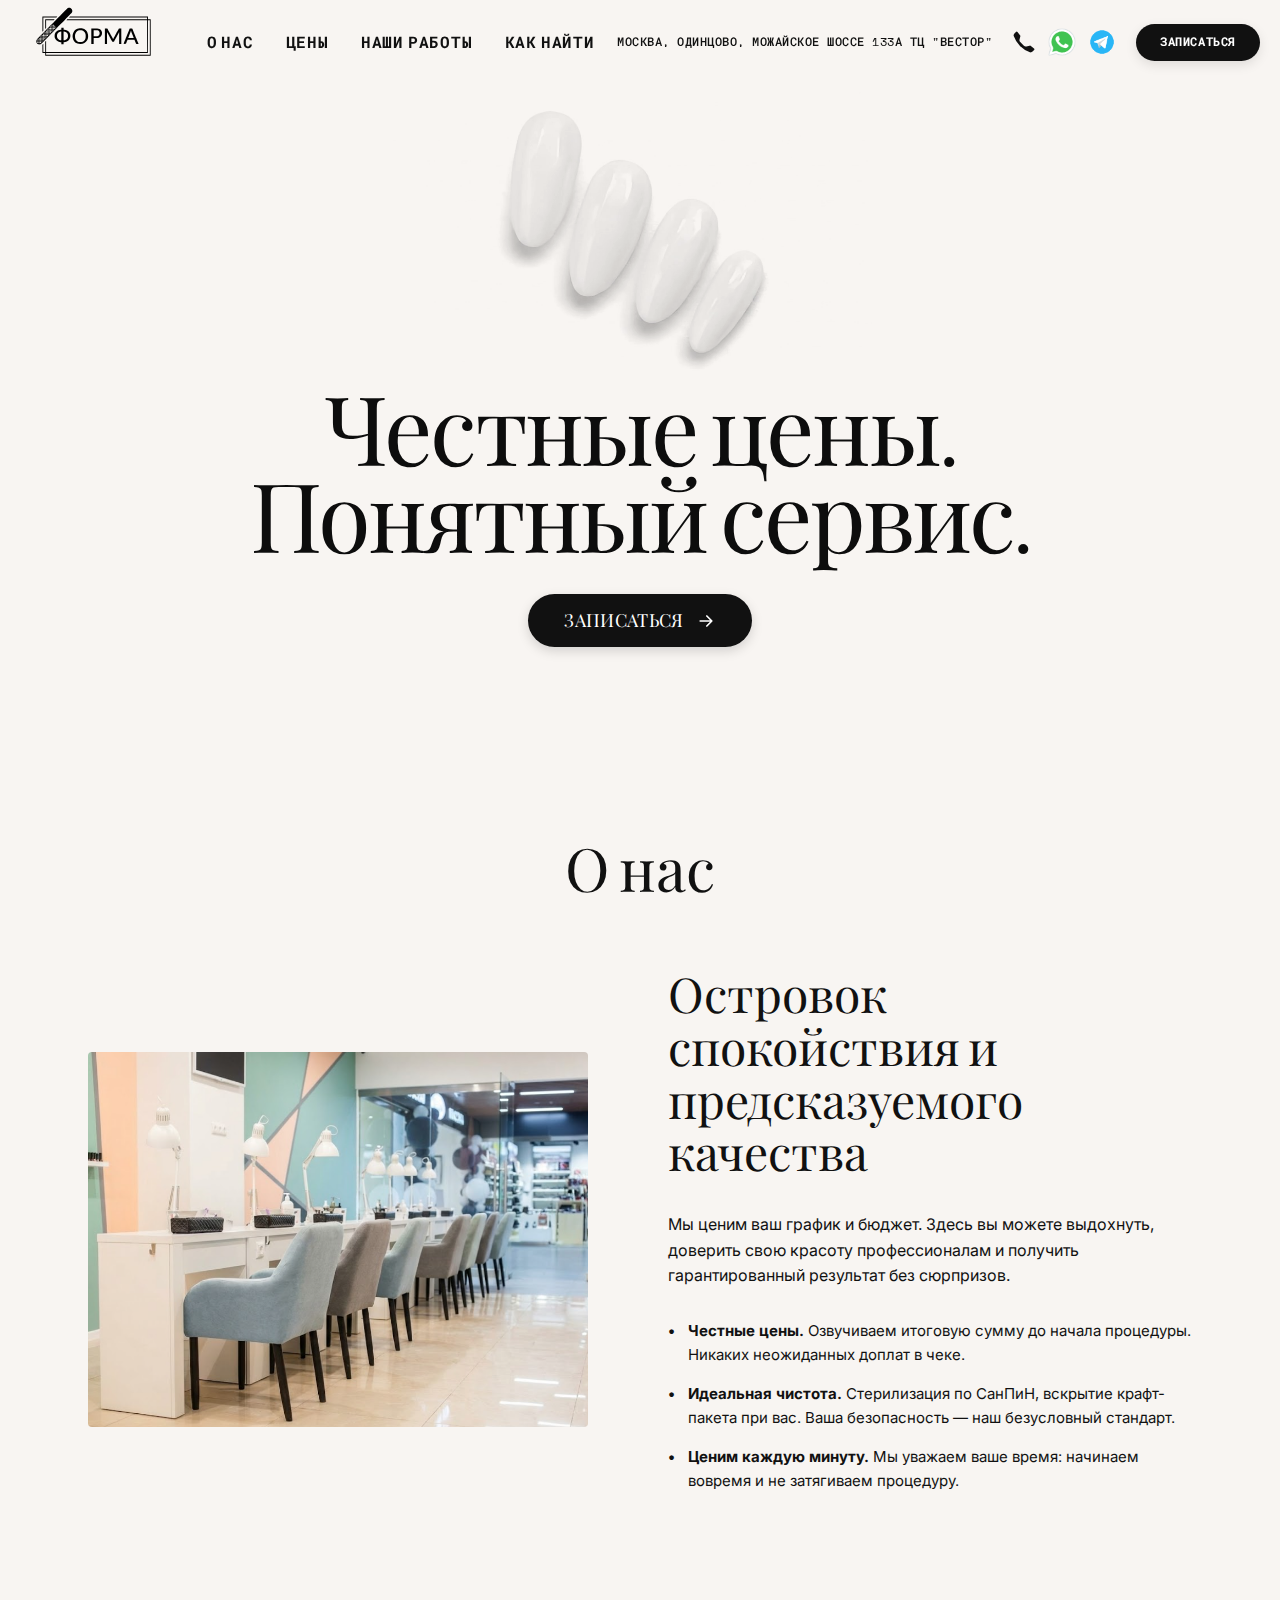
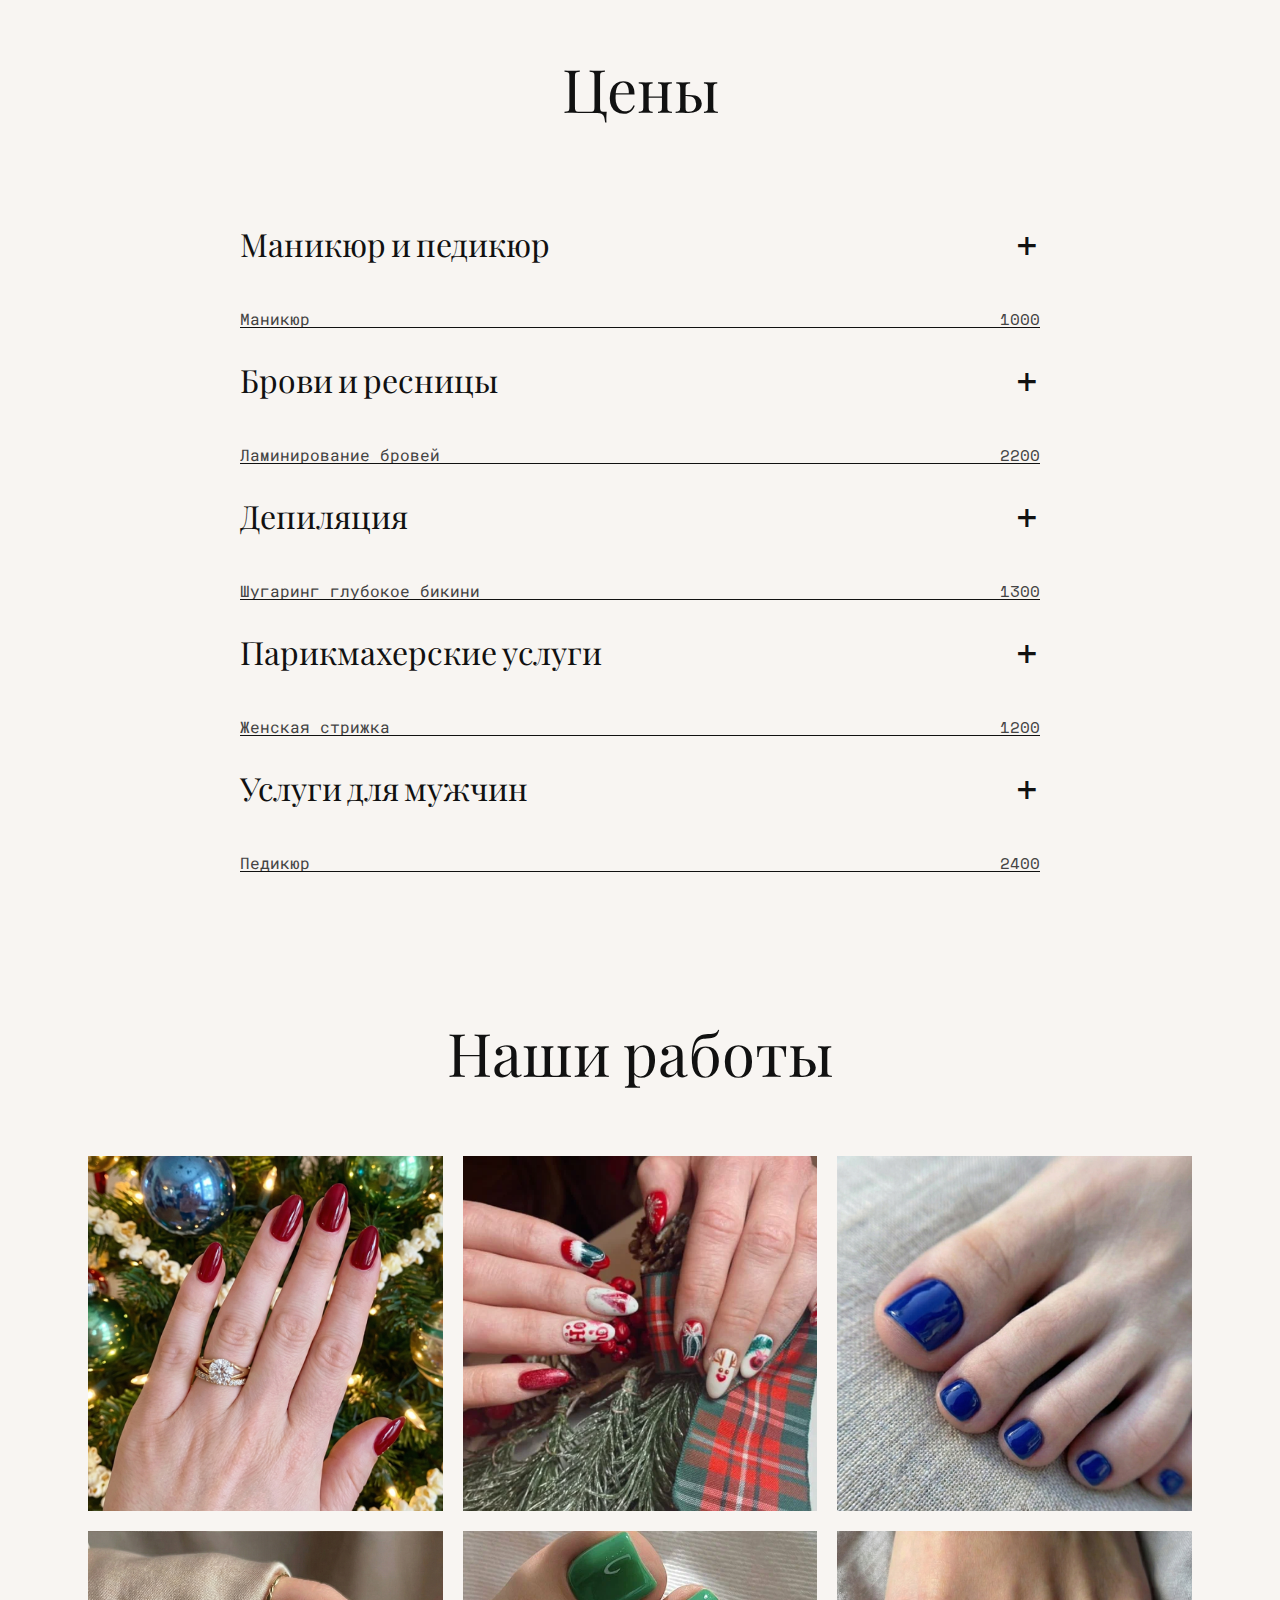
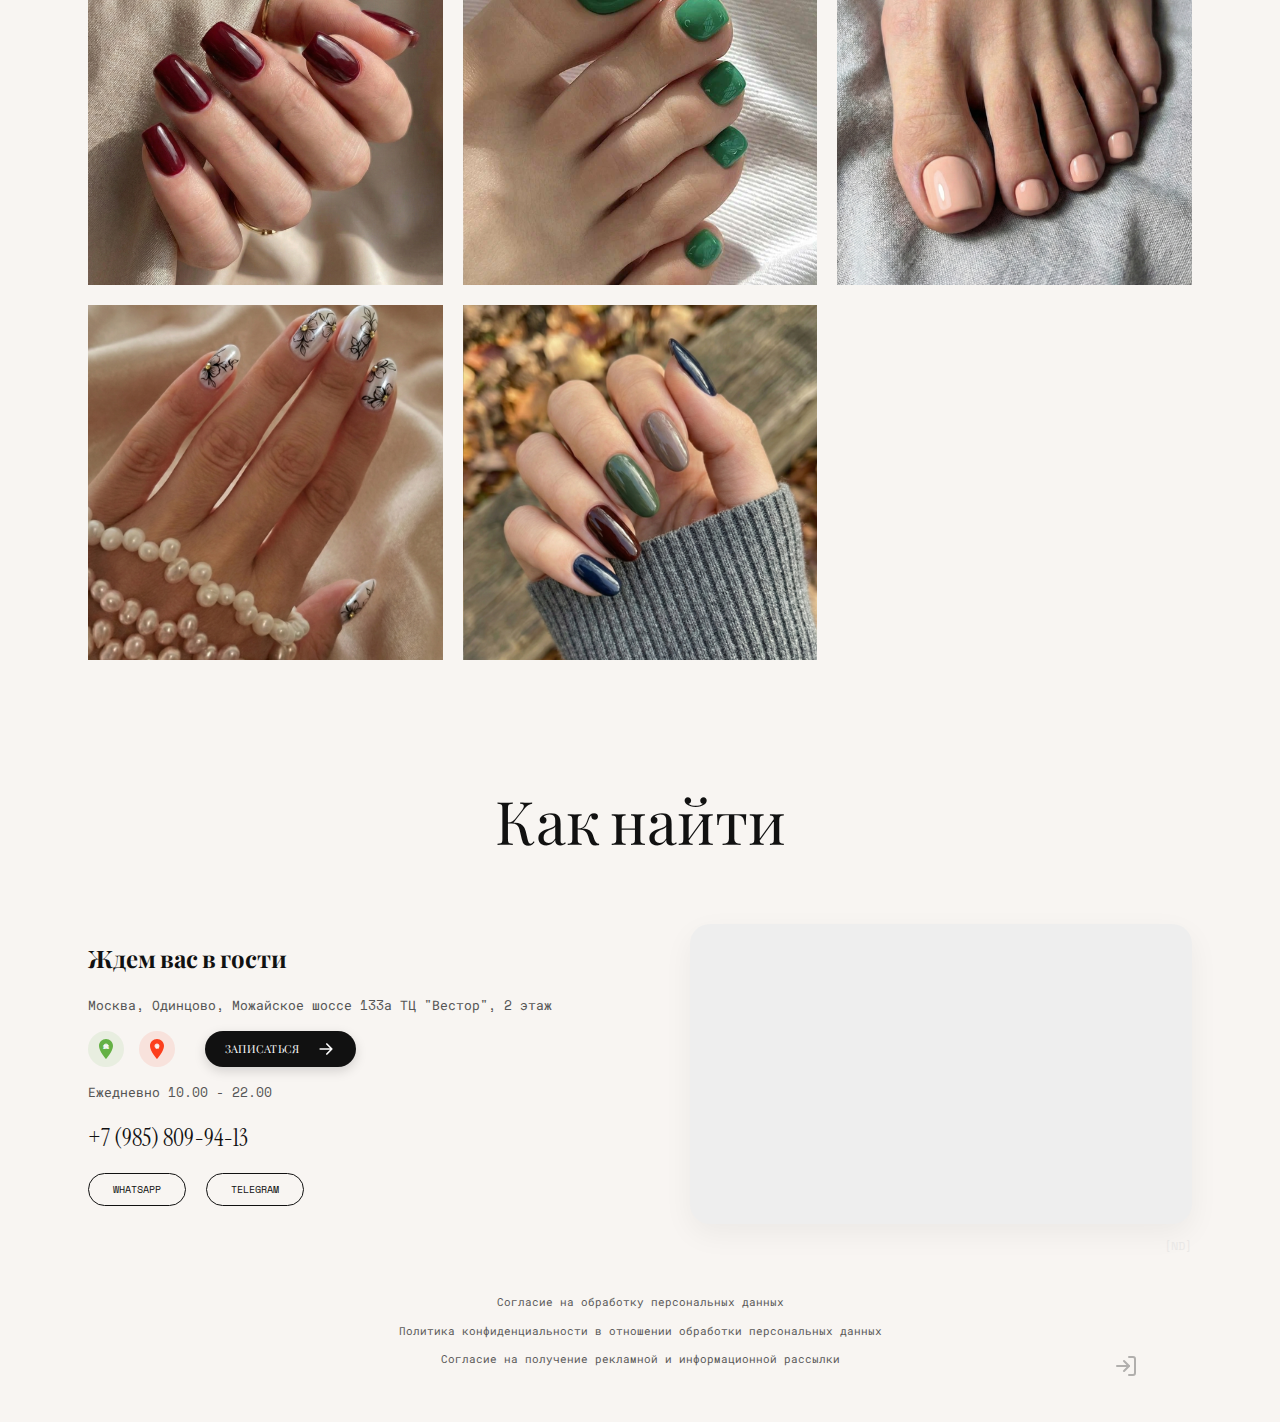
<file: index.html>
<!DOCTYPE html>
<html lang="en">

<head>
    <meta charset="UTF-8">
    <meta name="viewport" content="width=device-width, initial-scale=1.0">
    <title>HAS Hero Replica</title>
    <link rel="stylesheet" href="hero-section-replica/styles.css">
    <link rel="preconnect" href="https://fonts.googleapis.com">
    <link rel="preconnect" href="https://fonts.gstatic.com" crossorigin>
    <link
        href="https://fonts.googleapis.com/css2?family=Instrument+Serif:ital@0;1&family=Inter:wght@400;900&family=Space+Mono:ital,wght@0,400;0,700;1,400&family=Playfair+Display:ital,wght@0,400;0,700;1,400&family=Roboto+Mono:wght@400;700&family=Great+Vibes&display=swap"
        rel="stylesheet">
</head>

<body>
    <header class="site-header">
        <div class="header-left">
            <a href="#hero" class="logo-link">
                <img src="hero-section-replica/assets/forma-logo.svg" alt="ФОРМА" class="logo">
            </a>
            <nav class="header-nav">
                <a href="#about">О&thinsp;нас</a>
                <a href="#price">Цены</a>
                <a href="#portfolio">Наши&thinsp;работы</a>
                <a href="#contacts">Как&thinsp;найти</a>
            </nav>
        </div>

        <div class="header-right">
            <div class="header-address">
                <a href="#contacts">Москва, Одинцово, Можайское шоссе 133а ТЦ "Вестор"</a>
            </div>
            <button class="mobile-menu-toggle" aria-label="Menu">
                <span class="bar"></span>
                <span class="bar"></span>
                <span class="bar"></span>
            </button>
            <div class="header-socials">
                <a href="tel:+79858099413" class="social-icon-header phone-icon">
                    <svg viewBox="0 0 16 16" width="100%" height="100%" fill="#111">
                        <path
                            d="M3.654 1.328a.678.678 0 0 0-1.015-.063L1.605 2.3c-.483.484-.661 1.169-.45 1.77a17.568 17.568 0 0 0 4.168 6.608 17.569 17.569 0 0 0 6.608 4.168c.601.211 1.286.033 1.77-.45l1.034-1.034a.678.678 0 0 0-.063-1.015l-2.307-1.794a.678.678 0 0 0-.58-.122l-2.19.547a1.745 1.745 0 0 1-1.657-.459L5.482 8.062a1.745 1.745 0 0 1-.46-1.657l.548-2.19a.678.678 0 0 0-.122-.58L3.654 1.328z" />
                    </svg>
                </a>
                <a href="https://wa.me/79858099413" target="_blank" class="social-icon-header whatsapp-icon">
                    <img src="hero-section-replica/assets/whatsapp-color.png" alt="WhatsApp">
                </a>
                <a href="https://t.me/+79858099413" target="_blank" class="social-icon-header telegram-icon">
                    <img src="hero-section-replica/assets/telegram-color.png" alt="Telegram">
                </a>
            </div>
            <a href="https://n613524.yclients.com" target="_blank" class="pill-button header-btn"
                style="text-decoration: none; display: inline-flex;">
                <span>ЗАПИСАТЬСЯ</span>
            </a>
        </div>
    </header>

    <div class="mobile-nav-overlay">
        <button class="mobile-menu-close" aria-label="Close Menu">
            <svg width="24" height="24" viewBox="0 0 24 24" fill="none" xmlns="http://www.w3.org/2000/svg">
                <path d="M18 6L6 18M6 6L18 18" stroke="#000000" stroke-width="2" stroke-linecap="round"
                    stroke-linejoin="round" />
            </svg>
        </button>
        <div class="mobile-nav-links-container">
            <a href="#about" class="mobile-nav-link">О нас</a>
            <a href="#price" class="mobile-nav-link">Цены</a>
            <a href="#portfolio" class="mobile-nav-link">Наши&thinsp;работы</a>
            <a href="#contacts" class="mobile-nav-link">Как&thinsp;найти</a>
        </div>
        <div class="mobile-menu-info">
            <p><a href="#contacts" class="mobile-address-link">Москва, Одинцово, Можайское шоссе 133а<br>ТЦ "Вестор", 2
                    этаж</a></p>
            <p>Ежедневно 10.00 - 22.00</p>
        </div>
    </div>

    <main class="hero" id="hero">
        <div class="visual-container">
            <video src="hero-section-replica/assets/nails.mp4" autoplay muted loop playsinline
                class="hero-video"></video>
            <div class="video-text-mask"></div>
            <div class="video-text-mask-2"></div>
            <div class="video-text-overlay">Твоя идеальная форма</div>
        </div>

        <h1 class="headline">
            Честные цены.<br>Понятный сервис.
        </h1>




        <div class="bottom-icon">
            <a href="https://n613524.yclients.com" target="_blank" class="pill-button" style="text-decoration: none;">
                <span>ЗАПИСАТЬСЯ</span>
                <svg width="16" height="16" viewBox="0 0 24 24" fill="none" xmlns="http://www.w3.org/2000/svg"
                    class="btn-icon">
                    <path d="M5 12H19M19 12L13 6M19 12L13 18" stroke="currentColor" stroke-width="2"
                        stroke-linecap="round" stroke-linejoin="round" />
                </svg>
            </a>
        </div>
    </main>

    <section id="about" class="section-about">
        <h2 class="section-title">О нас</h2>
        <div class="about-container">
            <div class="about-image carousel-container">
                <div class="carousel-track">
                    <img src="hero-section-replica/assets/abaut%20us%20photo%201.png" alt="Interior 1"
                        class="carousel-slide">
                    <img src="hero-section-replica/assets/abaut%20us%20photo%202.png" alt="Interior 2"
                        class="carousel-slide">
                    <img src="hero-section-replica/assets/abaut%20us%20photo%203.png" alt="Interior 3"
                        class="carousel-slide">
                    <img src="hero-section-replica/assets/abaut%20us%20photo%204.png" alt="Interior 4"
                        class="carousel-slide">
                </div>
            </div>
            <div class="about-content">
                <h3 class="about-headline">Островок спокойствия&nbsp;и<br>предсказуемого качества</h3>
                <p class="about-text">
                    Мы ценим ваш график и бюджет. Здесь вы можете выдохнуть, доверить свою красоту профессионалам и
                    получить гарантированный результат без сюрпризов.
                </p>
                <ul class="about-list">
                    <li>
                        <strong>Честные цены.</strong> Озвучиваем итоговую сумму до начала процедуры. Никаких
                        неожиданных доплат в чеке.
                    </li>
                    <li>
                        <strong>Идеальная чистота.</strong> Стерилизация по СанПиН, вскрытие крафт-пакета при вас. Ваша
                        безопасность — наш безусловный стандарт.
                    </li>
                    <li>
                        <strong>Ценим каждую минуту.</strong> Мы уважаем ваше время: начинаем вовремя и не затягиваем
                        процедуру.
                    </li>
                </ul>
            </div>
        </div>
    </section>

    <section id="price" class="section-price">
        <h2 class="section-title">Цены</h2>

        <div class="price-container">
            <!-- Dynamic content loaded from Google Sheet -->
            <div class="loading-message" style="text-align:center; padding: 20px;">Загрузка цен...</div>
        </div>
    </section>

    <section id="portfolio" class="section-portfolio">
        <h2 class="section-title">Наши&thinsp;работы</h2>
        <div class="portfolio-grid">
            <div class="portfolio-item" style="background-image: url('hero-section-replica/assets/photo%201.png');">
            </div>
            <div class="portfolio-item" style="background-image: url('hero-section-replica/assets/photo%202.png');">
            </div>
            <div class="portfolio-item" style="background-image: url('hero-section-replica/assets/photo%203.png');">
            </div>
            <div class="portfolio-item" style="background-image: url('hero-section-replica/assets/photo%204.png');">
            </div>
            <div class="portfolio-item" style="background-image: url('hero-section-replica/assets/photo%205.png');">
            </div>
            <div class="portfolio-item" style="background-image: url('hero-section-replica/assets/photo%206.png');">
            </div>
            <div class="portfolio-item" style="background-image: url('hero-section-replica/assets/photo%207.png');">
            </div>
            <div class="portfolio-item" style="background-image: url('hero-section-replica/assets/photo%208.png');">
            </div>
        </div>
    </section>

    <section id="contacts" class="section-contacts">
        <h2 class="section-title">Как&nbsp;найти</h2>
        <div class="contacts-container">
            <div class="contact-details">
                <h3>Ждем вас в гости</h3>
                <p class="address">Москва, Одинцово, Можайское шоссе 133а ТЦ "Вестор", 2 этаж</p>
                <div class="map-links">
                    <a href="https://2gis.ru/odintsovo/search/Можайское%20шоссе%20133а" target="_blank"
                        class="map-icon icon-2gis" title="2GIS">
                        <svg viewBox="0 0 24 24" width="24" height="24">
                            <path fill="currentColor"
                                d="M12 2C8.13 2 5 5.13 5 9c0 5.25 7 13 7 13s7-7.75 7-13c0-3.87-3.13-7-7-7zm0 9.5c-1.38 0-2.5-1.12-2.5-2.5s1.12-2.5 2.5-2.5 2.5 1.12 2.5 2.5-1.12 2.5-2.5 2.5z" />
                            <text x="12" y="10" font-size="5" text-anchor="middle" fill="white" font-weight="bold"
                                dy=".3em">2G</text>
                        </svg>
                    </a>
                    <a href="https://yandex.ru/maps/?text=Одинцово,+Можайское+шоссе,+133А" target="_blank"
                        class="map-icon icon-yandex" title="Yandex Maps">
                        <svg viewBox="0 0 24 24" width="24" height="24">
                            <path fill="currentColor"
                                d="M12 2C8.13 2 5 5.13 5 9c0 5.25 7 13 7 13s7-7.75 7-13c0-3.87-3.13-7-7-7zm0 9.5c-1.38 0-2.5-1.12-2.5-2.5s1.12-2.5 2.5-2.5 2.5 1.12 2.5 2.5-1.12 2.5-2.5 2.5z" />
                            <text x="12" y="10" font-size="5" text-anchor="middle" fill="white" font-weight="bold"
                                dy=".3em">Я</text>
                        </svg>
                    </a>
                    <a href="https://n613524.yclients.com" target="_blank" class="pill-button"
                        style="text-decoration: none; margin-left: 15px; padding: 8px 20px; font-size: 11px;">
                        <span>ЗАПИСАТЬСЯ</span>
                        <svg width="14" height="14" viewBox="0 0 24 24" fill="none" xmlns="http://www.w3.org/2000/svg"
                            class="btn-icon" style="margin-left: 5px;">
                            <path d="M5 12H19M19 12L13 6M19 12L13 18" stroke="currentColor" stroke-width="2"
                                stroke-linecap="round" stroke-linejoin="round" />
                        </svg>
                    </a>
                </div>
                <p class="hours">Ежедневно 10.00 - 22.00</p>
                <p class="phone-large"><a href="tel:+79858099413">+7 (985) 809-94-13</a></p>
                <div class="social-links-large">
                    <a href="https://wa.me/79858099413" target="_blank" class="social-btn whatsapp-btn">WhatsApp</a>
                    <a href="https://t.me/+79858099413" target="_blank" class="social-btn telegram-btn">Telegram</a>
                </div>
            </div>
            <div class="map-container">
                <iframe src="https://yandex.ru/map-widget/v1/?text=Одинцово,+Можайское+шоссе,+133А&z=17" width="100%"
                    height="300" frameborder="0" allowfullscreen="true" style="position:relative;"></iframe>
            </div>
        </div>
        <div class="signature">[ND]</div>
    </section>

    </section>

    <footer class="site-footer">
        <div class="footer-links">
            <a href="legal_personal_data.html" target="_blank">Согласие на обработку персональных данных</a>
            <a href="legal_privacy.html" target="_blank">Политика конфиденциальности в отношении обработки персональных
                данных</a>
            <a href="legal_advertising.html" target="_blank">Согласие на получение рекламной и информационной
                рассылки</a>
        </div>
        <div class="admin-login-container">
            <a href="#" class="admin-icon" aria-label="Admin Login">
                <svg viewBox="0 0 24 24" width="24" height="24" fill="none" stroke="currentColor" stroke-width="2"
                    stroke-linecap="round" stroke-linejoin="round">
                    <path d="M15 3h4a2 2 0 0 1 2 2v14a2 2 0 0 1-2 2h-4"></path>
                    <polyline points="10 17 15 12 10 7"></polyline>
                    <line x1="15" y1="12" x2="3" y2="12"></line>
                </svg>
            </a>
            <span class="admin-tooltip">вход для админа</span>
        </div>
    </footer>

    <div class="fab-container">
        <div class="fab-options">
            <div class="fab-group-icons">

                <a href="tel:+79858099413" class="fab-option fab-phone" aria-label="Call">
                    <svg viewBox="0 0 16 16" width="24" height="24" fill="white">
                        <path
                            d="M3.654 1.328a.678.678 0 0 0-1.015-.063L1.605 2.3c-.483.484-.661 1.169-.45 1.77a17.568 17.568 0 0 0 4.168 6.608 17.569 17.569 0 0 0 6.608 4.168c.601.211 1.286.033 1.77-.45l1.034-1.034a.678.678 0 0 0-.063-1.015l-2.307-1.794a.678.678 0 0 0-.58-.122l-2.19.547a1.745 1.745 0 0 1-1.657-.459L5.482 8.062a1.745 1.745 0 0 1-.46-1.657l.548-2.19a.678.678 0 0 0-.122-.58L3.654 1.328z" />
                    </svg>
                </a>
                <a href="https://wa.me/79858099413" target="_blank" class="fab-option fab-whatsapp-btn"
                    aria-label="WhatsApp">
                    <svg viewBox="0 0 16 16" width="24" height="24" fill="white">
                        <path
                            d="M13.601 2.326A7.854 7.854 0 0 0 7.994 0C3.627 0 .068 3.558.064 7.926c0 1.399.366 2.76 1.057 3.965L0 16l4.204-1.102a7.933 7.933 0 0 0 3.79.965h.004c4.368 0 7.926-3.558 7.93-7.93A7.898 7.898 0 0 0 13.6 2.326zM7.994 14.521a6.573 6.573 0 0 1-3.356-.92l-.24-.144-2.494.654.666-2.433-.156-.251a6.56 6.56 0 0 1-1.007-3.505c0-3.626 2.957-6.584 6.591-6.584a6.56 6.56 0 0 1 4.66 1.931 6.557 6.557 0 0 1 1.928 4.66c-.004 3.639-2.961 6.585-6.592 6.585z" />
                    </svg>
                </a>
                <a href="https://t.me/+79858099413" target="_blank" class="fab-option fab-telegram"
                    aria-label="Telegram">
                    <svg viewBox="0 0 16 16" width="24" height="24" fill="white">
                        <path
                            d="M16 8A8 8 0 1 1 0 8a8 8 0 0 1 16 0M8.287 5.906q-1.168.486-4.666 2.01-.567.225-.595.442c-.03.243.275.339.69.47l.175.055c.408.133.958.288 1.243.294q.39.01.868-.32 3.269-2.206 3.374-2.23c.05-.012.12-.026.166.016s.042.12.037.141c-.03.129-1.227 1.241-1.846 1.817-.193.18-.33.307-.358.336a8 8 0 0 1-.188.186c-.38.366-.664.64.015 1.088.327.216.589.393.85.571.284.194.568.387.936.629q.14.092.27.187c.331.236.63.448.997.414.214-.02.435-.22.547-.82.265-1.417.786-4.486.906-5.751a1.4 1.4 0 0 0-.013-.315.34.34 0 0 0-.114-.217.53.53 0 0 0-.31-.093c-.3.005-.763.166-2.984 1.09" />
                    </svg>
                </a>
            </div>
            <div class="fab-group-online">
                <a href="https://n613524.yclients.com" target="_blank" class="fab-option fab-online-small"
                    aria-label="Online Booking">
                    <span>ОНЛАЙН</span>
                </a>
            </div>
        </div>
        <button class="fab-main">
            <span>ЗАПИСАТЬСЯ</span>
        </button>
    </div>

    <!-- Admin Login Modal -->
    <div id="adminLoginModal" class="admin-modal">
        <div class="admin-modal-content">
            <span class="close-modal">&times;</span>
            <h3>Вход для администратора</h3>
            <input type="text" id="adminUsername" class="admin-input" placeholder="Логин">
            <input type="password" id="adminPassword" class="admin-input" placeholder="Пароль">
            <button id="adminLoginBtn" class="admin-btn">Войти</button>
        </div>
    </div>

    <!-- Admin Logout Button (Visible only when logged in) -->
    <button id="adminLogoutBtn" class="admin-logout">Выйти (Админ)</button>

    <script src="hero-section-replica/script.js"></script>
</body>

</html>
</file>
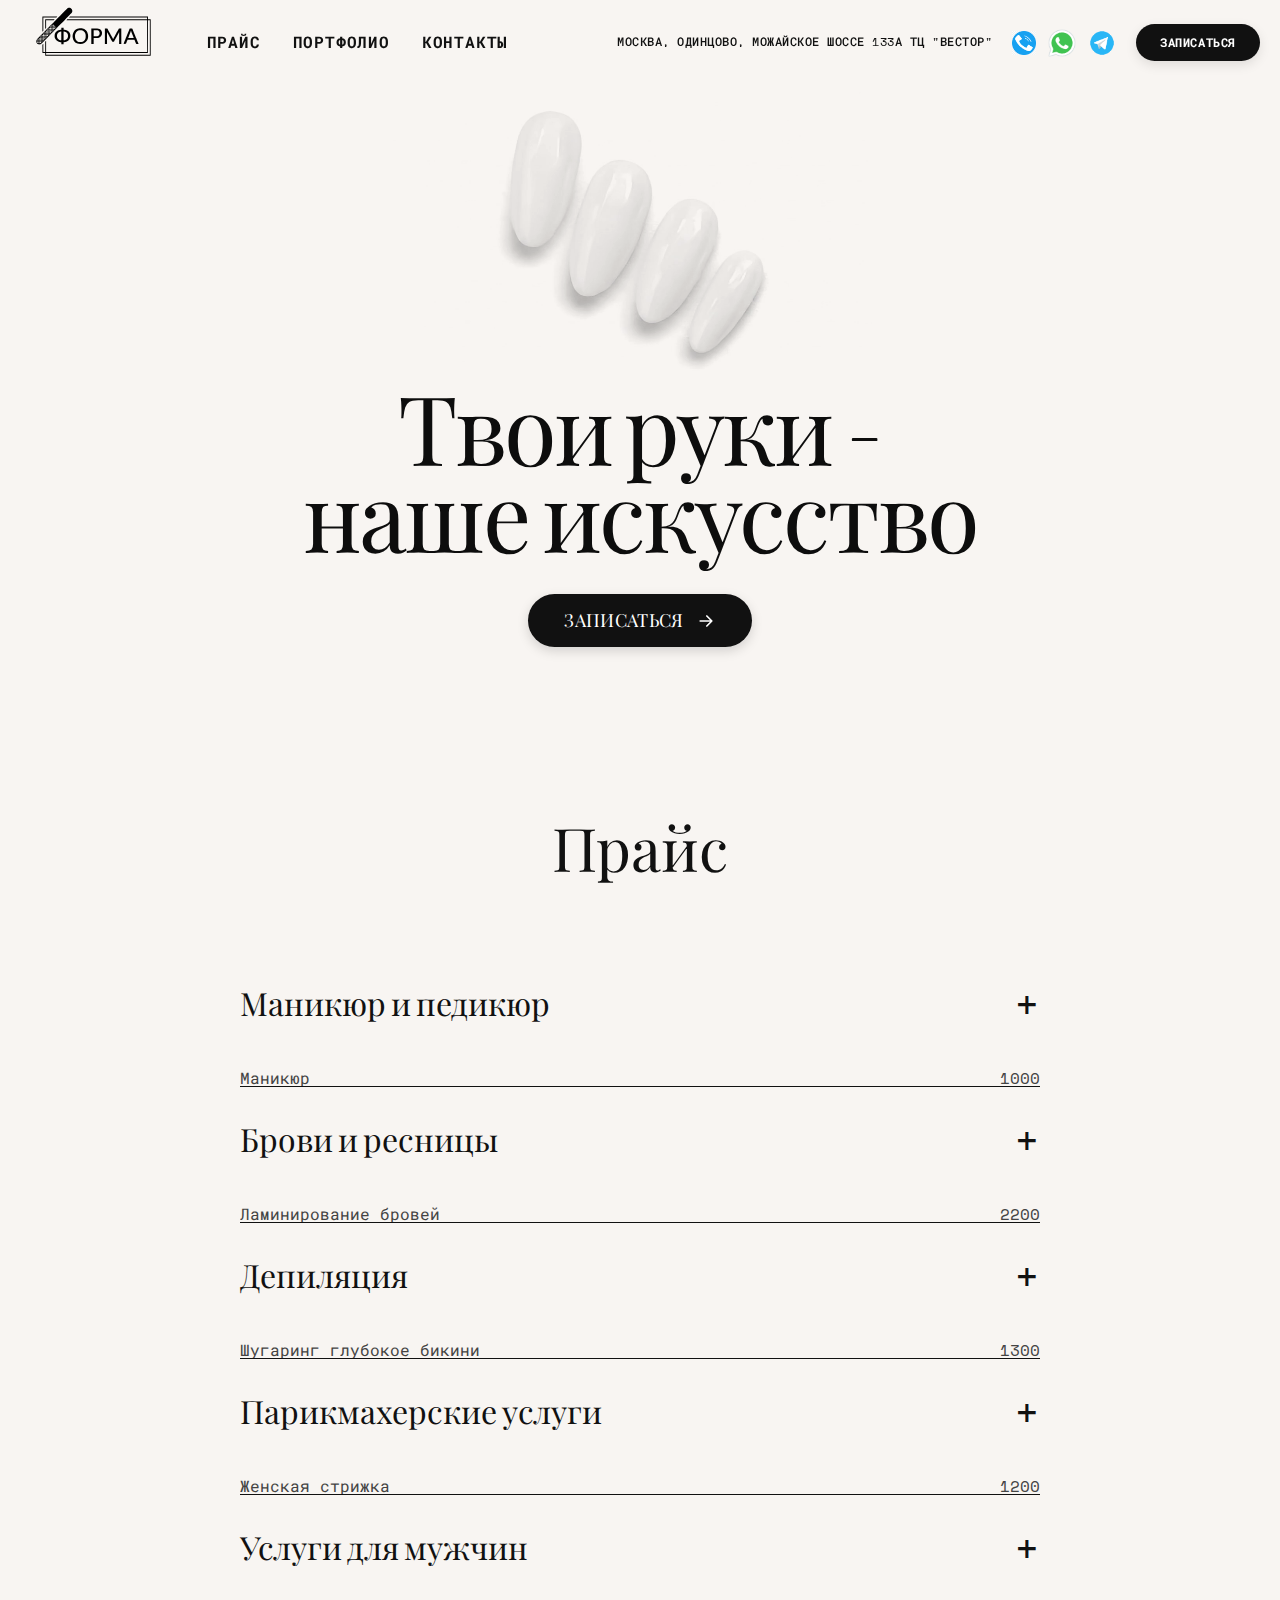
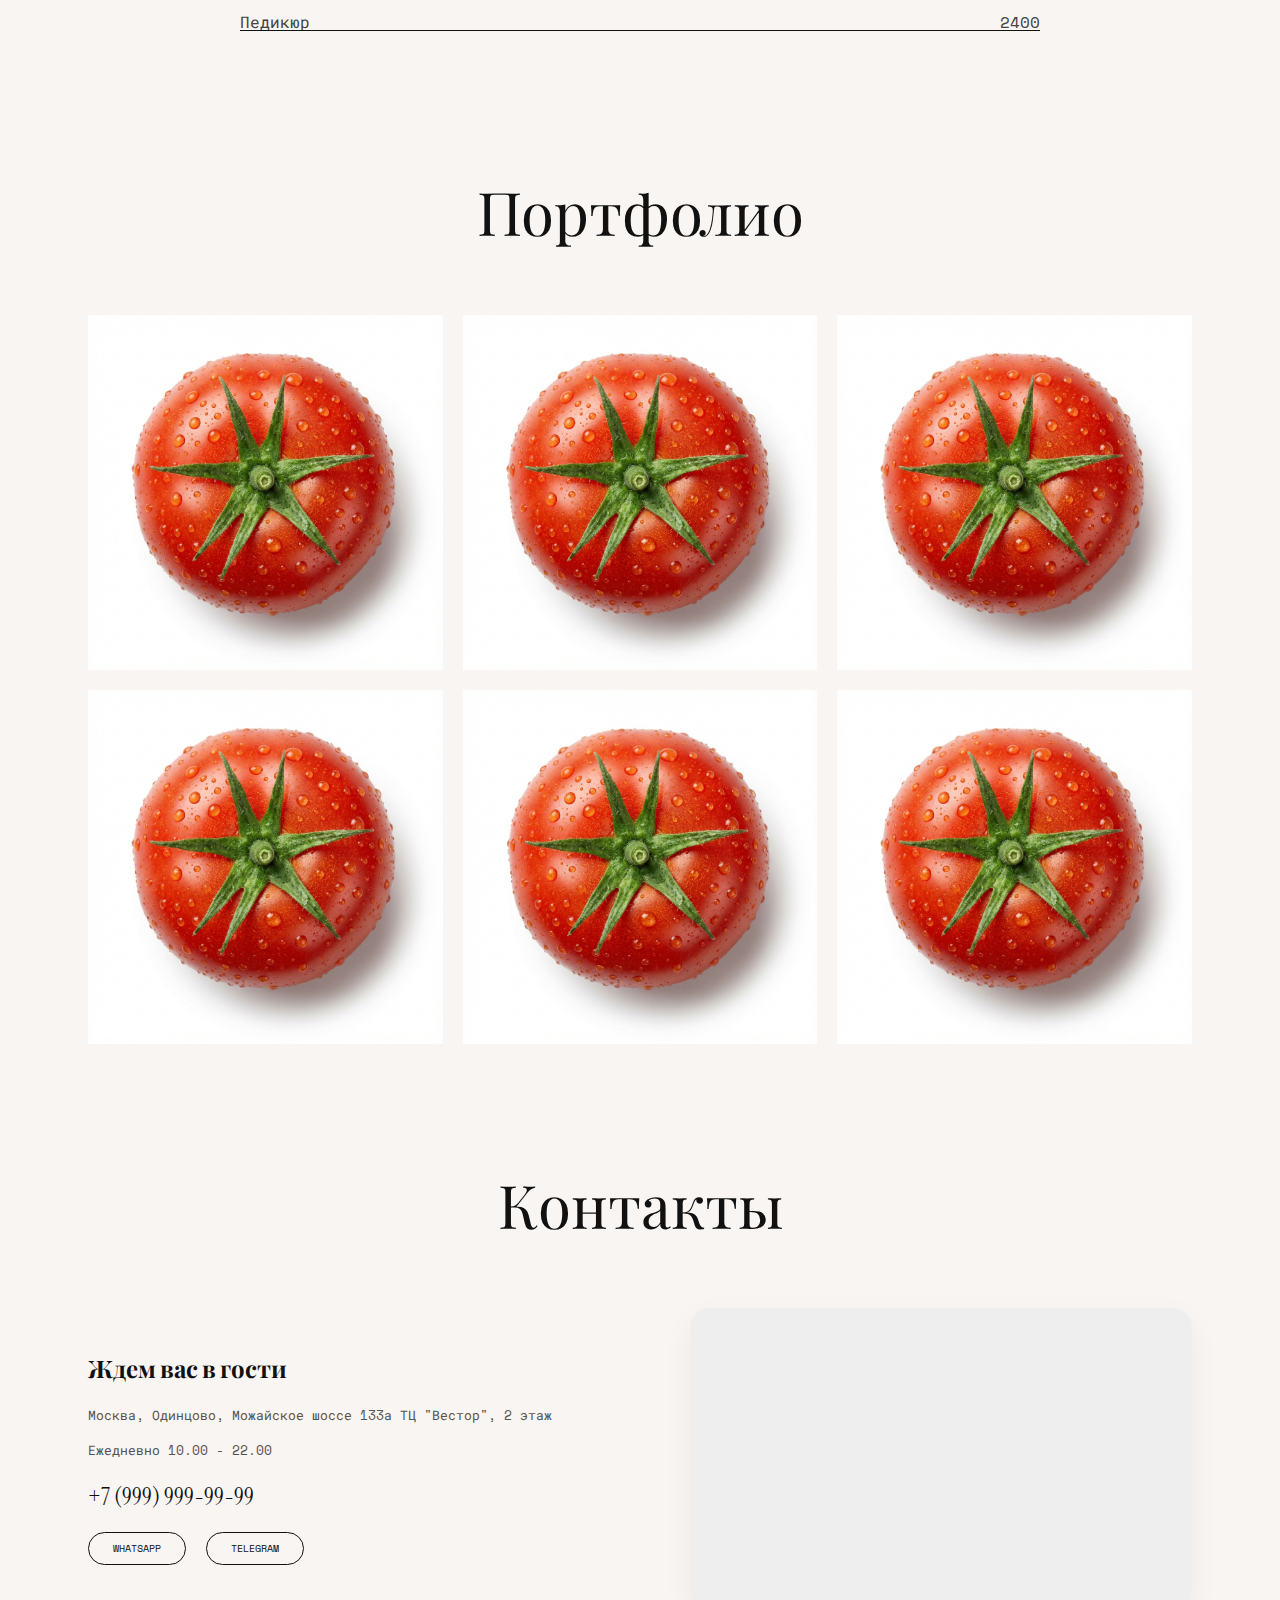
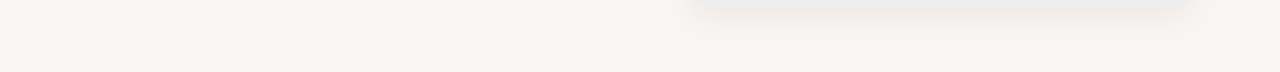
<file: hero-section-replica/index.html>
<!DOCTYPE html>
<html lang="en">

<head>
    <meta charset="UTF-8">
    <meta name="viewport" content="width=device-width, initial-scale=1.0">
    <title>HAS Hero Replica</title>
    <link rel="stylesheet" href="styles.css">
    <link rel="preconnect" href="https://fonts.googleapis.com">
    <link rel="preconnect" href="https://fonts.gstatic.com" crossorigin>
    <link
        href="https://fonts.googleapis.com/css2?family=Instrument+Serif:ital@0;1&family=Inter:wght@400;900&family=Space+Mono:ital,wght@0,400;0,700;1,400&family=Playfair+Display:ital,wght@0,400;0,700;1,400&family=Roboto+Mono:wght@400;700&display=swap"
        rel="stylesheet">
</head>

<body>
    <header class="site-header">
        <div class="header-left">
            <a href="#hero" class="logo-link">
                <img src="assets/forma-logo.svg" alt="ФОРМА" class="logo">
            </a>
            <nav class="header-nav">
                <a href="#price">Прайс</a>
                <a href="#portfolio">Портфолио</a>
                <a href="#contacts">Контакты</a>
            </nav>
        </div>

        <div class="header-right">
            <div class="header-address">
                <a href="#contacts">Москва, Одинцово, Можайское шоссе 133а ТЦ "Вестор"</a>
            </div>
            <button class="mobile-menu-toggle" aria-label="Menu">
                <span class="bar"></span>
                <span class="bar"></span>
                <span class="bar"></span>
            </button>
            <div class="header-socials">
                <a href="#" class="social-icon-header phone-icon">
                    <img src="assets/phone-icon.png" alt="Phone">
                </a>
                <a href="#" class="social-icon-header whatsapp-icon">
                    <img src="assets/whatsapp-color.png" alt="WhatsApp">
                </a>
                <a href="#" class="social-icon-header telegram-icon">
                    <img src="assets/telegram-color.png" alt="Telegram">
                </a>
            </div>
            <button class="pill-button header-btn">
                <span>ЗАПИСАТЬСЯ</span>
            </button>
        </div>
    </header>

    <div class="mobile-nav-overlay">
        <button class="mobile-menu-close" aria-label="Close Menu">
            <svg width="24" height="24" viewBox="0 0 24 24" fill="none" xmlns="http://www.w3.org/2000/svg">
                <path d="M18 6L6 18M6 6L18 18" stroke="#000000" stroke-width="2" stroke-linecap="round"
                    stroke-linejoin="round" />
            </svg>
        </button>
        <div class="mobile-nav-links-container">
            <a href="#price" class="mobile-nav-link">Прайс</a>
            <a href="#portfolio" class="mobile-nav-link">Портфолио</a>
            <a href="#contacts" class="mobile-nav-link">Контакты</a>
        </div>
        <div class="mobile-menu-info">
            <p>Москва, Одинцово, Можайское шоссе 133а<br>ТЦ "Вестор", 2 этаж</p>
            <p>Ежедневно 10.00 - 22.00</p>
        </div>
    </div>

    <main class="hero" id="hero">
        <div class="visual-container">
            <video src="assets/nails.mp4" autoplay muted loop playsinline class="hero-video"></video>
        </div>

        <h1 class="headline">
            Твои руки -<br>наше искусство
        </h1>





        <div class="bottom-icon">
            <button class="pill-button">
                <span>ЗАПИСАТЬСЯ</span>
                <svg width="16" height="16" viewBox="0 0 24 24" fill="none" xmlns="http://www.w3.org/2000/svg"
                    class="btn-icon">
                    <path d="M5 12H19M19 12L13 6M19 12L13 18" stroke="currentColor" stroke-width="2"
                        stroke-linecap="round" stroke-linejoin="round" />
                </svg>
            </button>
        </div>
    </main>

    <section id="price" class="section-price">
        <h2 class="section-title">Прайс</h2>

        <div class="price-container">
            <div class="price-category">
                <div class="category-header">
                    <span>Маникюр</span>
                    <span class="toggle-icon">+</span>
                </div>
                <div class="services-list">
                    <div class="services-list-inner">
                        <div class="service-item">
                            <span class="service-name">Комплекс "Все включено"</span>
                            <span class="service-price">2500</span>
                        </div>
                        <div class="service-item">
                            <span class="service-name">Маникюр без покрытия</span>
                            <span class="service-price">1200</span>
                        </div>
                        <div class="service-item">
                            <span class="service-name">Покрытие гель-лак</span>
                            <span class="service-price">1000</span>
                        </div>
                        <div class="service-item">
                            <span class="service-name">Дизайн (1 ноготь)</span>
                            <span class="service-price">100</span>
                        </div>
                    </div>
                </div>
            </div>

            <div class="price-category">
                <div class="category-header">
                    <span>Педикюр</span>
                    <span class="toggle-icon">+</span>
                </div>
                <div class="services-list">
                    <div class="services-list-inner">
                        <div class="service-item">
                            <span class="service-name">Комплекс "Smart Педикюр"</span>
                            <span class="service-price">3200</span>
                        </div>
                        <div class="service-item">
                            <span class="service-name">Педикюр без покрытия</span>
                            <span class="service-price">2000</span>
                        </div>
                        <div class="service-item">
                            <span class="service-name">Обработка стоп</span>
                            <span class="service-price">1000</span>
                        </div>
                    </div>
                </div>
            </div>

            <div class="price-category">
                <div class="category-header">
                    <span>Дополнительно</span>
                    <span class="toggle-icon">+</span>
                </div>
                <div class="services-list">
                    <div class="services-list-inner">
                        <div class="service-item">
                            <span class="service-name">Снятие чужого покрытия</span>
                            <span class="service-price">300</span>
                        </div>
                        <div class="service-item">
                            <span class="service-name">Ремонт ногтя</span>
                            <span class="service-price">200</span>
                        </div>
                    </div>
                </div>
            </div>
        </div>
    </section>

    <section id="portfolio" class="section-portfolio">
        <h2 class="section-title">Портфолио</h2>
        <div class="portfolio-grid">
            <div class="portfolio-item"></div>
            <div class="portfolio-item"></div>
            <div class="portfolio-item"></div>
            <div class="portfolio-item"></div>
            <div class="portfolio-item"></div>
            <div class="portfolio-item"></div>
        </div>
    </section>

    <section id="contacts" class="section-contacts">
        <h2 class="section-title">Контакты</h2>
        <div class="contacts-container">
            <div class="contact-details">
                <h3>Ждем вас в гости</h3>
                <p class="address">Москва, Одинцово, Можайское шоссе 133а ТЦ "Вестор", 2 этаж</p>
                <p class="hours">Ежедневно 10.00 - 22.00</p>
                <p class="phone-large"><a href="tel:+79999999999">+7 (999) 999-99-99</a></p>
                <div class="social-links-large">
                    <a href="#" class="social-btn">WhatsApp</a>
                    <a href="#" class="social-btn">Telegram</a>
                </div>
            </div>
            <div class="map-container">
                <iframe src="https://yandex.ru/map-widget/v1/?text=Одинцово,+Можайское+шоссе,+133А&z=17" width="100%"
                    height="300" frameborder="0" allowfullscreen="true" style="position:relative;"></iframe>
            </div>
        </div>
    </section>

    </section>

    <div class="fab-container">
        <div class="fab-options">
            <a href="tel:+79999999999" class="fab-option" aria-label="Call">
                <img src="assets/phone-icon.png" alt="Call">
            </a>
            <a href="#" class="fab-option fab-whatsapp-btn" aria-label="WhatsApp">
                <img src="assets/whatsapp-color.png" alt="WhatsApp">
            </a>
            <a href="#" class="fab-option" aria-label="Telegram">
                <img src="assets/telegram-color.png" alt="Telegram">
            </a>
            <button class="fab-option fab-online" aria-label="Online Booking">
                <span>ОНЛАЙН<br>ЗАПИСЬ</span>
            </button>
        </div>
        <button class="fab-main">
            <span>ЗАПИСАТЬСЯ</span>
        </button>
    </div>

    <script src="script.js"></script>
</body>

</html>
</file>
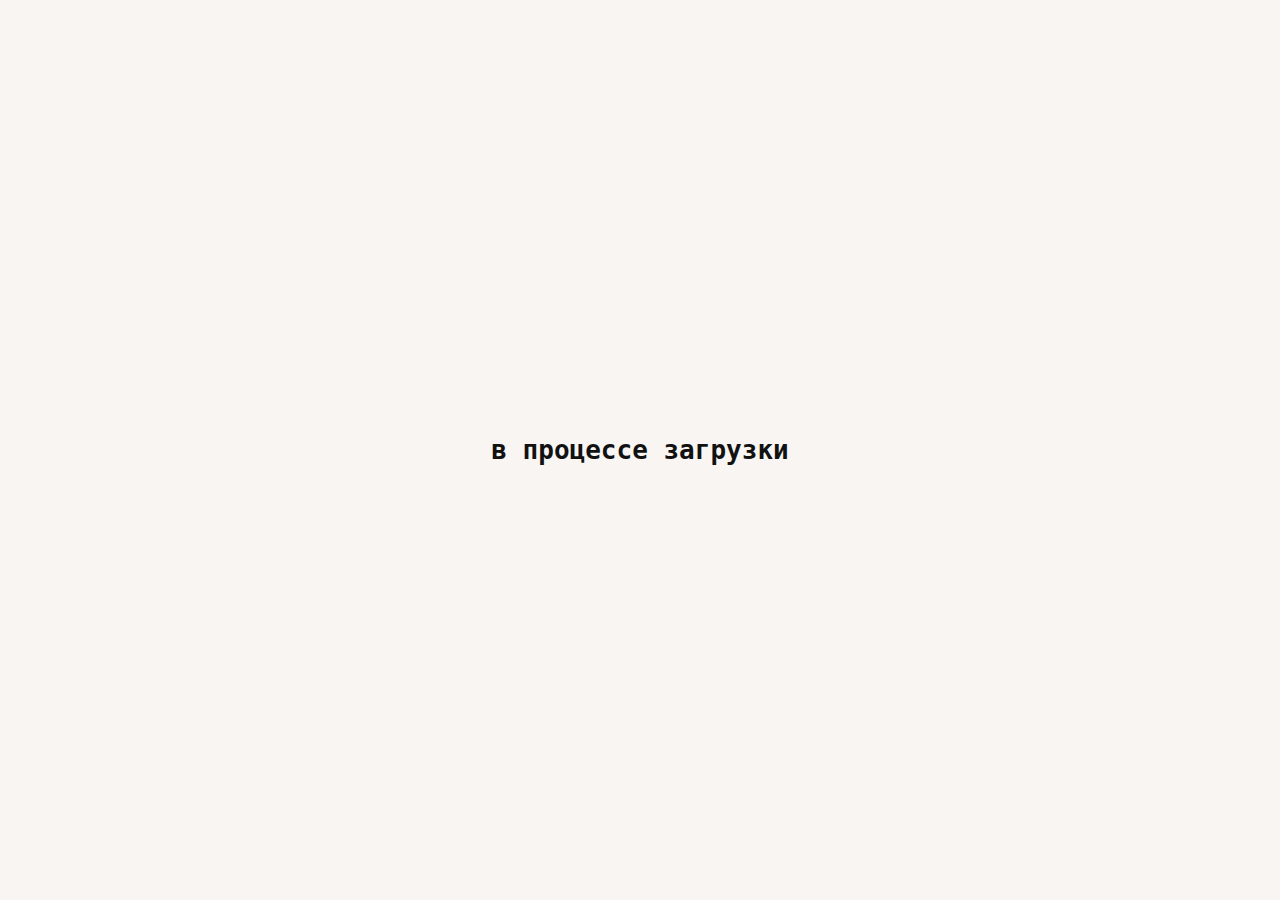
<file: legal_advertising.html>
<!DOCTYPE html>
<html lang="en">

<head>
    <meta charset="UTF-8">
    <meta name="viewport" content="width=device-width, initial-scale=1.0">
    <title>Согласие на рассылку</title>
    <style>
        body {
            display: flex;
            justify-content: center;
            align-items: center;
            height: 100vh;
            margin: 0;
            font-family: monospace;
            background-color: #f8f5f2;
            color: #111;
        }
    </style>
</head>

<body>
    <h1>в процессе загрузки</h1>
</body>

</html>
</file>
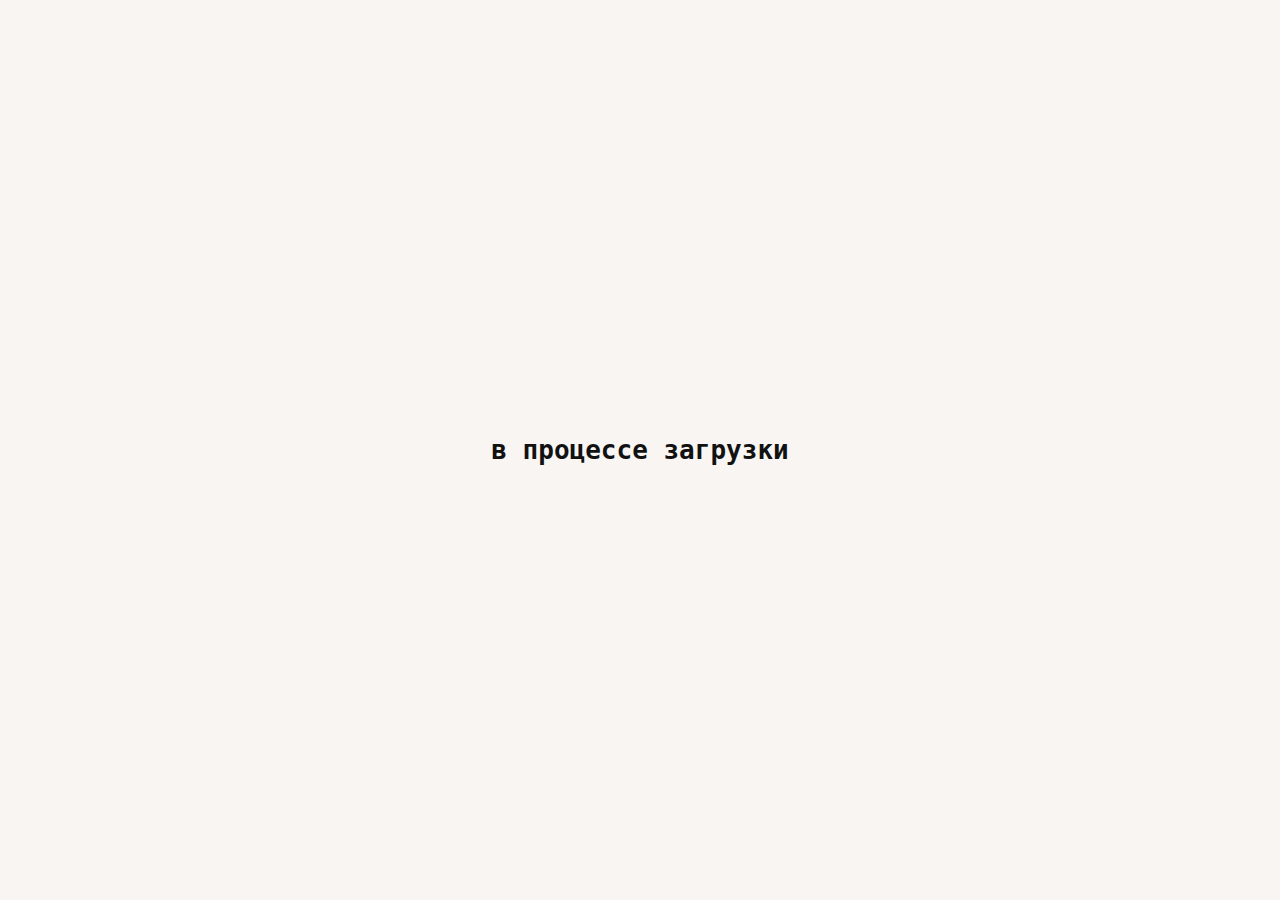
<file: legal_personal_data.html>
<!DOCTYPE html>
<html lang="en">

<head>
    <meta charset="UTF-8">
    <meta name="viewport" content="width=device-width, initial-scale=1.0">
    <title>Согласие на обработку персональных данных</title>
    <style>
        body {
            display: flex;
            justify-content: center;
            align-items: center;
            height: 100vh;
            margin: 0;
            font-family: monospace;
            background-color: #f8f5f2;
            color: #111;
        }
    </style>
</head>

<body>
    <h1>в процессе загрузки</h1>
</body>

</html>
</file>
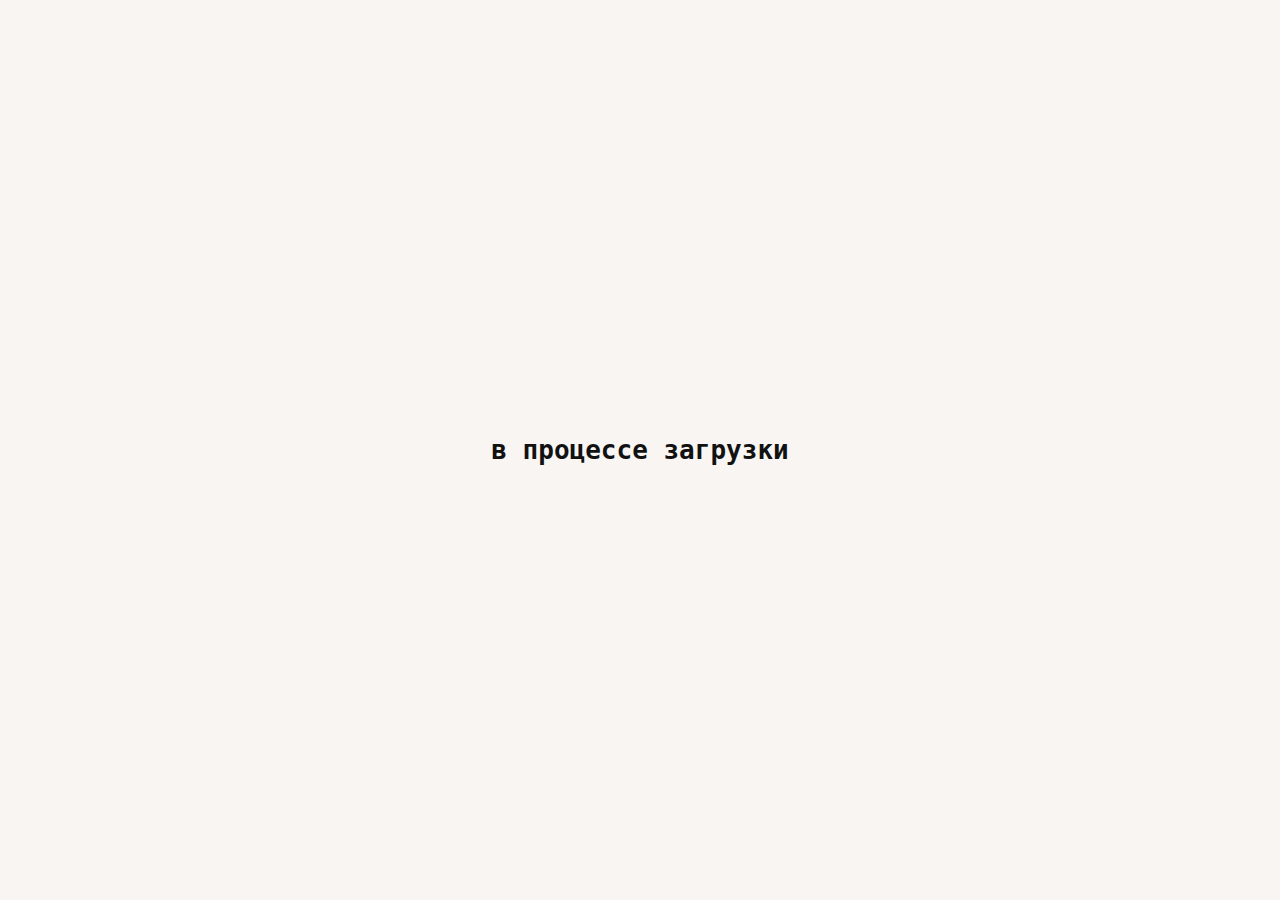
<file: legal_placeholder.html>
<!DOCTYPE html>
<html lang="en">
<head>
    <meta charset="UTF-8">
    <meta name="viewport" content="width=device-width, initial-scale=1.0">
    <title>Загрузка...</title>
    <style>
        body {
            display: flex;
            justify-content: center;
            align-items: center;
            height: 100vh;
            margin: 0;
            font-family: monospace;
            background-color: #f8f5f2;
            color: #111;
        }
    </style>
</head>
<body>
    <h1>в процессе загрузки</h1>
</body>
</html>
</file>
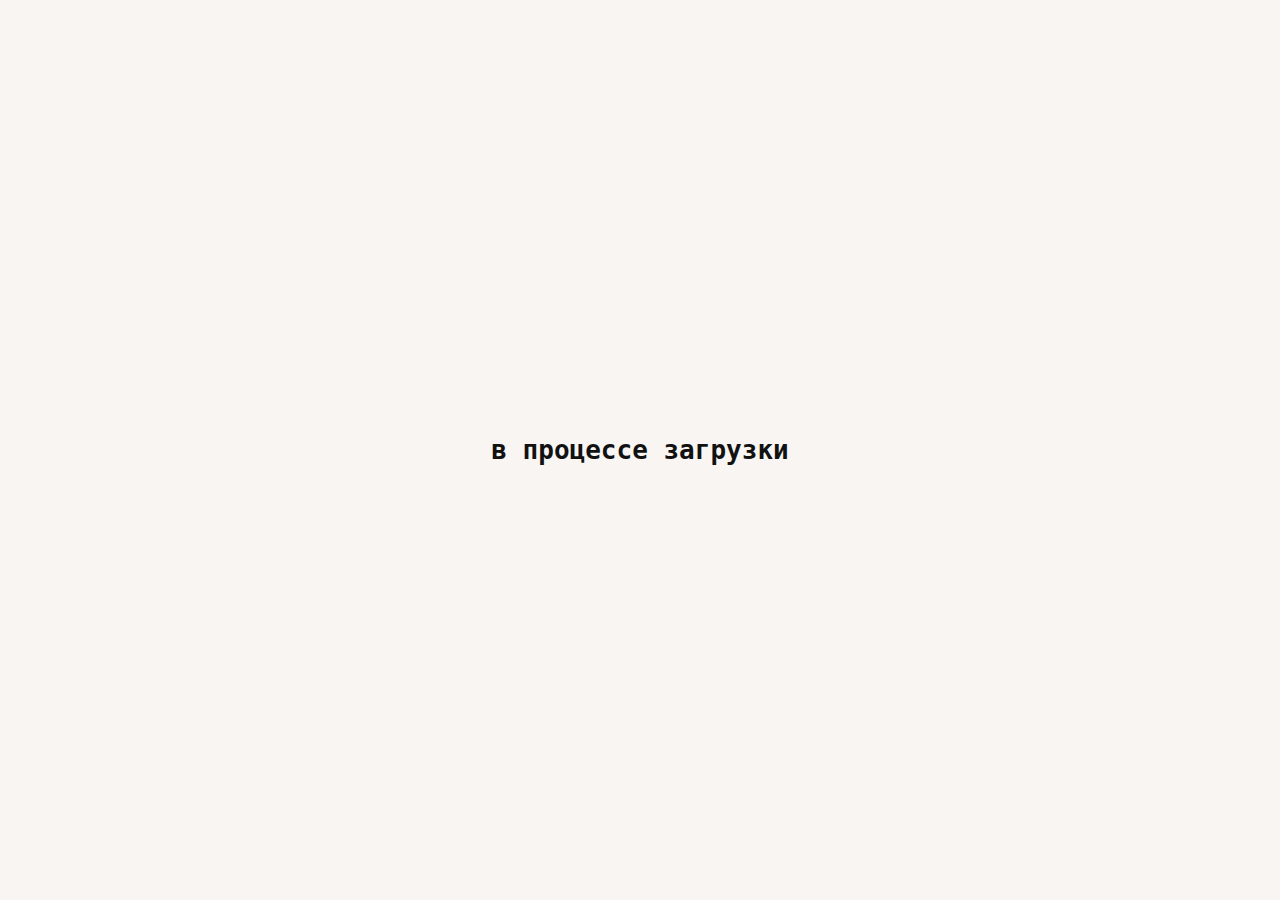
<file: legal_privacy.html>
<!DOCTYPE html>
<html lang="en">

<head>
    <meta charset="UTF-8">
    <meta name="viewport" content="width=device-width, initial-scale=1.0">
    <title>Политика конфиденциальности</title>
    <style>
        body {
            display: flex;
            justify-content: center;
            align-items: center;
            height: 100vh;
            margin: 0;
            font-family: monospace;
            background-color: #f8f5f2;
            color: #111;
        }
    </style>
</head>

<body>
    <h1>в процессе загрузки</h1>
</body>

</html>
</file>
<file: hero-section-replica/styles.css>
:root {
    --bg-color: #F8F5F2;
    /* Soft Beige */
    --text-color: #111111;
    --font-serif: 'Instrument Serif', 'Playfair Display', serif;
    --font-mono: 'Space Mono', 'Roboto Mono', monospace;
    --font-sans: 'Inter', sans-serif;
    scroll-behavior: smooth;
    scroll-padding-top: 50px;
}

* {
    box-sizing: border-box;
    margin: 0;
    padding: 0;
    -webkit-tap-highlight-color: transparent;
    user-select: none;
    -webkit-user-select: none;
    outline: none;
}

*:focus,
*:active,
*:focus-visible {
    outline: none !important;
    -webkit-tap-highlight-color: transparent !important;
}

button,
a {
    -webkit-tap-highlight-color: transparent !important;
    outline: none !important;
}

body {
    background-color: var(--bg-color);
    color: var(--text-color);
    font-family: var(--font-mono);
    /* Default to mono for details */
    min-height: 100vh;
    display: flex;
    flex-direction: column;
    overflow-x: auto;
    /* Allow horizontal scroll if needed */
    padding: 10px 24px 24px 24px;
    /* Reduced top padding from 24px to 10px */
}

/* Header */
/* Header */
.site-header {
    display: flex;
    justify-content: space-between;
    align-items: center;
    /* Align everything to center line */
    font-size: 10px;
    letter-spacing: 0.05em;
    text-transform: uppercase;
    line-height: 1.4;
    width: 100%;
    position: fixed;
    /* Sticky header */
    top: 0;
    left: 0;
    z-index: 1000;
    padding: 10px 20px;
    /* Pushed elements closer to edges */
    box-sizing: border-box;
    transition: background-color 0.3s ease, padding 0.3s ease, box-shadow 0.3s ease;
    background-color: transparent;
}

.site-header.scrolled {
    background-color: rgba(255, 255, 255, 0.7);
    backdrop-filter: blur(10px);
    box-shadow: 0 4px 20px rgba(0, 0, 0, 0.03);
    padding-top: 5px;
    padding-bottom: 5px;
}

.logo-link {
    display: block;
    margin-top: -15px;
}

.logo {
    height: 80px;
    /* User set this */
    width: auto;
    display: block;
    /* margin-top: -15px; Moved to .logo-link */
    /* Lift logo higher */
}

/* Header Groups */
.header-left {
    display: flex;
    align-items: center;
    gap: 40px;
    /* ~1cm gap between logo and nav */
}

/* Header Navigation - Restored */
.header-nav {
    display: flex;
    gap: 32px;
}

.header-nav a {
    text-decoration: none;
    color: #111;
    font-family: var(--font-mono);
    font-size: 16px;
    text-transform: uppercase;
    letter-spacing: 0.05em;
    position: relative;
    transition: opacity 0.3s ease;
    font-weight: 900;
}

.header-nav a:hover {
    opacity: 0.7;
}

.header-right {
    display: flex;
    align-items: center;
    justify-content: flex-end;
    gap: 20px;
    /* Space between Address, Icons, and Button */
}

.header-address {
    font-family: var(--font-mono);
    font-size: 12px;
    /* Increased from 10px for readability */
    font-weight: 500;
    color: #111;
    /* Darker color */
    text-transform: uppercase;
    white-space: nowrap;
}

.header-address a {
    color: inherit;
    text-decoration: none;
    transition: opacity 0.3s ease;
}

.header-address a:hover {
    opacity: 0.7;
}

.header-socials {
    display: flex;
    gap: 10px;
    align-items: center;
}

.social-icon-header {
    width: 28px;
    height: 28px;
    display: block;
    transition: transform 0.3s ease;
}

/* Optically balance WhatsApp icon */
.social-icon-header.whatsapp-icon {
    width: 32px;
    height: 32px;
}

.social-icon-header.phone-icon {
    width: 24px;
    height: 24px;
}

.social-icon-header img {
    width: 100%;
    height: 100%;
    object-fit: contain;
    /* No filter needed for colored icons */
}

.social-icon-header:hover {
    transform: scale(1.1);
}

/* WhatsApp Hover Green Removed - using colored image */

/* Header Button */
.header-btn.pill-button {
    padding: 10px 24px;
    font-size: 12px;
    background: #111;
    color: white;
    margin-bottom: 0;
    box-shadow: 0 4px 12px rgba(0, 0, 0, 0.1);
    font-family: var(--font-mono);
    /* Changed to Mono */
    font-weight: 700;
    /* Reduced from 900 */
    letter-spacing: 0.05em;
    -webkit-font-smoothing: antialiased;
    -moz-osx-font-smoothing: grayscale;
}

.header-btn.pill-button:hover {
    transform: translateY(-2px);
    background: #000;
}

/* Updated Info Styles */
.header-info,
.working-hours {
    text-align: center;
    /* Center aligned within their blocks */
}

/* Clear old Hero Navigation styles if any remain or reuse names */
/* .hero-nav removed from HTML */

/* Hero Section */
.hero {
    flex: 1;
    display: flex;
    flex-direction: column;
    justify-content: center;
    align-items: center;
    position: relative;
    padding-bottom: 80px;
}

.visual-container {
    position: relative;
    width: 100%;
    /* Allow video to size naturally up to max-width */
    max-width: 500px;
    /* Constrain video width */
    display: flex;
    justify-content: center;
    align-items: center;
    margin-bottom: 20px;
    margin-top: 80px;
    /* Adjust top spacing (moved up by 40px) */
}

.hero-video {
    width: 100%;
    height: auto;
    border-radius: 20px;
    /* Optional: smooth corners */
    mix-blend-mode: multiply;
    /* Blends white video bg with page bg */
}

.video-text-mask {
    position: absolute;
    bottom: calc(5% + 2px);
    /* Moved up 2px */
    /* Approximate position */
    left: -30px;
    /* Moved left by another 10px (total -30px) */
    width: 40%;
    /* Covers "Your perfect shape" */
    height: 15%;
    background-color: var(--bg-color);
    z-index: 10;
    /* pointer-events: none; Optional: let clicks pass through if needed */
}

.video-text-mask-2 {
    position: absolute;
    bottom: calc(5% - 3px);
    /* -5px + 2px = -3px */
    /* 5px lower than main mask */
    left: calc(40% - 30px);
    /* Starts exactly where the first mask ends */
    width: 25px;
    /* Small patch width (slightly more than 20px for safety) */
    height: calc(15% - 5px);
    background-color: var(--bg-color);
    z-index: 10;
}

.video-text-overlay {
    position: absolute;
    bottom: calc(5% + 20px);
    /* Moved up by 20px */
    left: -30px;
    /* Matches adjusted mask left */
    /* width: 40%; Match visual width of masked area */
    font-family: var(--font-serif);
    /* Match "Your perfect shape" style */
    font-size: 1.2rem;
    /* Guessing size, adjust as needed */
    color: #111;
    /* Darker to match screenshot */
    opacity: 0;
    /* Hidden by default */
    transition: opacity 1s ease;
    /* Smooth fade in/out */
    z-index: 11;
    /* Above masks */
    pointer-events: none;
    white-space: nowrap;
}

.headline {
    font-family: var(--font-serif);
    font-size: 6rem;
    /* Reduced from 8rem */
    line-height: 0.9;
    text-align: center;
    font-weight: 400;
    letter-spacing: -0.03em;
    margin-bottom: 30px;
    color: #0d0d0d;
}

.italic-stretch {
    font-family: 'Great Vibes', cursive;
    font-size: 1.3em;
    /* Script fonts need to be slightly larger */
    font-weight: 400;
    letter-spacing: 0.02em;
    /* Minimal spacing for script */
}



.description {
    font-family: var(--font-mono);
    font-size: 11px;
    line-height: 1.6;
    /* Increased slightly for better 3-line readability */
    text-align: center;
    max-width: 480px;
    /* Slight increase to accommodate text */
    color: #333;
    letter-spacing: -0.01em;
    margin-bottom: 40px;
    /* Reduced to bring button closer */
}

/* Floating Action Button */
.bottom-icon {
    /* margin-top: auto; Removed to stop sticking to bottom */
    margin-bottom: 40px;
    /* Standard bottom spacing */
}

.pill-button {
    background: #111;
    color: white;
    border: none;
    border-radius: 50px;
    /* Fully rounded */
    padding: 14px 36px;
    display: flex;
    align-items: center;
    justify-content: center;
    gap: 12px;
    /* Space between text and icon */
    font-family: var(--font-serif);
    /* Slogan font */
    font-size: 18px;
    /* Slightly larger for serif readability */
    font-weight: 400;
    /* Serif usually looks better regular */
    letter-spacing: 0.02em;
    text-transform: uppercase;
    box-shadow: 0 4px 12px rgba(0, 0, 0, 0.15);
    cursor: pointer;
    transition: all 0.3s ease;
}

.pill-button:hover {
    transform: translateY(-4px);
    box-shadow: 0 8px 20px rgba(0, 0, 0, 0.25);
    background: #000;
}

/* Central Button Animations */
.bottom-icon .pill-button {
    position: relative;
    overflow: hidden;
    animation: btnGlow 3s infinite;
}

.bottom-icon .pill-button::before {
    content: '';
    position: absolute;
    top: 0;
    left: -100%;
    width: 60%;
    height: 100%;
    background: linear-gradient(to right, transparent, rgba(255, 255, 255, 0.3), transparent);
    transform: skewX(-25deg);
    animation: btnShine 3s infinite;
    pointer-events: none;
}

@keyframes btnGlow {

    0%,
    100% {
        box-shadow: 0 4px 12px rgba(0, 0, 0, 0.15);
    }

    50% {
        box-shadow: 0 0 20px rgba(255, 255, 255, 0.4), 0 0 40px rgba(255, 255, 255, 0.1);
    }
}

@keyframes btnShine {
    0% {
        left: -100%;
        opacity: 0;
    }

    5% {
        opacity: 1;
    }

    40% {
        left: 200%;
        opacity: 0;
    }

    100% {
        left: 200%;
        opacity: 0;
    }
}

.btn-icon {
    width: 18px;
    height: 18px;
    transition: transform 0.3s ease;
}

.pill-button:hover .btn-icon {
    transform: translateX(4px);
}


.pill-button svg {
    width: 20px;
    height: 20px;
}

/* Responsive adjustments */
@media (max-width: 768px) {
    .site-header {
        font-size: 9px;
    }

    .headline {
        font-size: 4rem;
    }

    .visual-container {
        width: 100%;
        height: auto;
        margin-bottom: 60px;
    }

    .scribble {
        left: 10%;
    }
}

/* About Section */
.section-about {
    padding: 60px 5vw 100px 5vw;
    background-color: var(--bg-color);
    /* Match site background */
    color: #111;
}

.about-container {
    display: flex;
    align-items: center;
    justify-content: center;
    gap: 80px;
    max-width: 1200px;
    margin: 0 auto;
}

.about-image {
    flex: 1;
    max-width: 500px;
}

.about-image img {
    width: 100%;
    height: auto;
    display: block;
    /* Object fit handled in slide now */
}

/* Carousel Styles */
.carousel-container {
    width: 100%;
    overflow: hidden;
    /* Hide default scrollbars visually if possible, or use track */
    position: relative;
    border-radius: 4px;
    /* Optional rounded corners */
}

.carousel-track {
    display: flex;
    overflow-x: hidden;
    scroll-snap-type: x mandatory;
    /* scroll-behavior: smooth; REMOVED to allow instant reset */
    -webkit-overflow-scrolling: touch;
    /* smooth scroll iOS */
    scrollbar-width: none;
    /* Firefox */
}

.carousel-track::-webkit-scrollbar {
    display: none;
    /* Chrome/Safari */
}

.carousel-slide {
    flex: 0 0 100%;
    width: 100%;
    height: auto;
    scroll-snap-align: center;
    object-fit: cover;
    aspect-ratio: 4/3;
    /* Maintain aspect ratio */
}

.about-content {
    flex: 1;
    max-width: 600px;
}

.about-headline {
    font-family: var(--font-serif);
    font-size: 48px;
    line-height: 1.1;
    margin-bottom: 30px;
    font-weight: 400;
}

.about-text {
    font-family: var(--font-sans);
    /* Or mono if preferred, screenshot looks like sans */
    font-size: 16px;
    line-height: 1.6;
    margin-bottom: 30px;
    max-width: 500px;
}

.about-list {
    list-style: none;
    padding: 0;
}

.about-list li {
    font-family: var(--font-sans);
    font-size: 15px;
    line-height: 1.6;
    margin-bottom: 15px;
    padding-left: 20px;
    position: relative;
}

.about-list li::before {
    content: "•";
    position: absolute;
    left: 0;
    color: #111;
    font-weight: bold;
}

.about-list strong {
    font-weight: 700;
}

@media (max-width: 992px) {
    .section-about {
        padding: 40px 20px 100px 20px;
        /* Reduced top padding as requested */
        overflow-x: hidden;
        /* Prevent overflow */
    }

    .about-container {
        flex-direction: column;
        gap: 30px;
        text-align: left;
        width: 100%;
        max-width: 100%;
    }

    .about-headline {
        font-size: 32px;
        /* Reduced from 36px/default to stop clipping */
        word-break: normal;
        overflow-wrap: normal;
    }

    .about-content {
        width: 100%;
        max-width: 100%;
        padding-right: 0;
    }

    .about-image {
        max-width: 100%;
    }
}

/* Price Section */
.section-price {
    padding: 40px 5vw 100px 5vw;
    background-color: var(--bg-color);
}

.section-title {
    font-family: var(--font-serif);
    font-size: 60px;
    text-align: center;
    margin-bottom: 60px;
    font-weight: 400;
}

.price-container {
    max-width: 800px;
    margin: 0 auto;
}

.price-category {
    border-bottom: 1px solid #111;
    margin-bottom: 0;
}

.category-header {
    font-family: var(--font-serif);
    font-size: 32px;
    padding: 30px 0;
    cursor: pointer;
    display: flex;
    justify-content: space-between;
    align-items: center;
    transition: all 0.3s ease;
}

.category-header:hover {
    color: #555;
}

.services-list {
    display: grid;
    grid-template-rows: 0fr;
    transition: grid-template-rows 0.5s cubic-bezier(0.4, 0, 0.2, 1);
    overflow: hidden;
    /* Ensure content is clipped when collapsed */
}

.services-list.active {
    grid-template-rows: 1fr;
    /* Removed padding-bottom from here to avoid jump, handle in inner container or parent */
}

/* Inner container to hold content for grid transition */
.services-list-inner {
    overflow: hidden;
    padding-bottom: 30px;
    height: auto;
    /* Always present to prevent layout shift */
}

/* No special padding on active state, it's always there but hidden by grid height */

.service-item {
    display: flex;
    justify-content: space-between;
    align-items: flex-end;
    /* Reverted to align bottom */
    /* Align bottom so price lines up with last word */
    gap: 2px;
    /* Reduced gap to minimum to fit long text */
    padding: 10px 0;
    font-family: var(--font-mono);
    font-size: 16px;
    color: #444;
}

.service-name {
    flex: 1;
    /* Allow name to take space and wrap */
    min-width: 0;
    /* Enable shrinking below content size for proper wrapping */
    margin-right: 2px;
    /* Minimal visual separation */
    overflow-wrap: break-word;
    /* Ensure long words can break */
}

.service-price {
    flex-shrink: 0;
    /* Prevent price from shrinking/wrapping */
    white-space: nowrap;
}

.toggle-icon {
    font-family: var(--font-mono);
    font-size: 42px;
    font-weight: 400;
    transition: transform 0.3s ease;
    line-height: 1;
}

.price-category.active .toggle-icon {
    transform: rotate(45deg);
}

/* Portfolio Section */
.section-portfolio {
    padding: 40px 5vw 100px 5vw;
    background-color: var(--bg-color);
}

.portfolio-grid {
    display: grid;
    grid-template-columns: repeat(auto-fill, minmax(300px, 1fr));
    gap: 20px;
    justify-content: center;
    /* Center items if they don't fill width */
}

.portfolio-item {
    aspect-ratio: 1;
    background-color: #ddd;
    background-image: url('assets/tomato.png');
    background-size: cover;
    background-position: center;
    transition: all 0.3s ease;
    cursor: pointer;
    /* improved UX to suggest interactivity */
}

.portfolio-item:hover,
.portfolio-item.active {
    transform: scale(1.02);
}

/* Contacts Section */
.section-contacts {
    padding: 20px 5vw 40px 5vw;
    background-color: var(--bg-color);
    position: relative;
    /* For absolute positioning of signature */
}

/* ... existing code ... */

.signature {
    position: absolute;
    bottom: 10px;
    right: 5vw;
    /* Align with padding */
    font-family: var(--font-mono);
    font-size: 12px;
    color: #ddd;
    opacity: 0.5;
    user-select: none;
    pointer-events: none;
}

.contacts-container {
    display: flex;
    flex-wrap: wrap;
    gap: 100px;
    justify-content: center;
    align-items: center;
    max-width: 1200px;
    margin: 0 auto;
}

.map-container {
    flex: 1;
    min-width: 300px;
    height: 300px;
    /* Increased from 200px (1.5x) */
    background: #eee;
    border-radius: 20px;
    overflow: hidden;
    box-shadow: 0 10px 30px rgba(0, 0, 0, 0.05);
}

.contact-details {
    flex: 1;
    min-width: 300px;
    text-align: left;
}

.contact-details h3 {
    font-family: var(--font-serif);
    font-size: 24px;
    margin-bottom: 20px;
}

/* --- Admin Login Modal --- */
.admin-modal {
    position: fixed;
    top: 0;
    left: 0;
    width: 100%;
    height: 100%;
    background-color: rgba(0, 0, 0, 0.7);
    display: none;
    justify-content: center;
    align-items: center;
    z-index: 2000;
}

.admin-modal.active {
    display: flex;
}

.admin-modal-content {
    background-color: white;
    padding: 30px;
    border-radius: 12px;
    width: 90%;
    max-width: 400px;
    text-align: center;
    box-shadow: 0 4px 6px rgba(0, 0, 0, 0.1);
}

.admin-modal-content h3 {
    margin-top: 0;
    margin-bottom: 20px;
    color: #333;
    font-family: 'Inter', sans-serif;
}

.admin-input {
    width: 100%;
    padding: 12px;
    margin-bottom: 15px;
    border: 1px solid #ddd;
    border-radius: 6px;
    font-size: 16px;
}

.admin-btn {
    background-color: #333;
    color: white;
    border: none;
    padding: 12px 24px;
    border-radius: 6px;
    font-size: 16px;
    cursor: pointer;
    width: 100%;
    transition: background-color 0.3s;
}

.admin-btn:hover {
    background-color: #555;
}

.close-modal {
    position: absolute;
    top: 15px;
    right: 20px;
    font-size: 24px;
    cursor: pointer;
    color: white;
}

/* --- Admin Edit Controls --- */
.admin-controls {
    display: none;
    /* Hidden by default */
    margin-left: 10px;
    gap: 5px;
}

.body-admin-mode .admin-controls {
    display: inline-flex;
}

.btn-edit,
.btn-delete,
.btn-add {
    background: none;
    border: none;
    cursor: pointer;
    padding: 2px 5px;
    border-radius: 4px;
    font-size: 14px;
}

.btn-edit {
    color: #f39c12;
}

.btn-delete {
    color: #e74c3c;
}

.btn-add {
    color: #27ae60;
    margin-top: 10px;
    display: inline-block;
    font-weight: bold;
}

.btn-edit:hover {
    background-color: rgba(243, 156, 18, 0.1);
}

.btn-delete:hover {
    background-color: rgba(231, 76, 60, 0.1);
}

.btn-add:hover {
    background-color: rgba(39, 174, 96, 0.1);
}

.add-category-btn,
.add-service-btn {
    margin: 20px auto;
    display: none;
    background-color: #27ae60;
    color: white;
    padding: 10px 20px;
    border: none;
    border-radius: 6px;
    cursor: pointer;
    font-size: 16px;
}

.body-admin-mode .add-category-btn {
    display: block;
}

.body-admin-mode .add-service-btn {
    display: block;
    margin: 10px 0;
    font-size: 14px;
    padding: 5px 10px;
}

/* Admin Logout Button (Fixed Top Right) */
.admin-logout {
    display: none;
    position: fixed;
    top: 80px;
    /* Below header */
    right: 20px;
    background-color: #e74c3c;
    color: white;
    padding: 8px 16px;
    border-radius: 20px;
    cursor: pointer;
    z-index: 1000;
    font-size: 14px;
    box-shadow: 0 2px 5px rgba(0, 0, 0, 0.2);
}

.body-admin-mode .admin-logout {
    display: block;
}

.address,
.hours {
    font-family: var(--font-mono);
    font-size: 13px;
    margin-bottom: 15px;
    color: #555;
    line-height: 1.6;
}

.phone-large a {
    display: block;
    font-family: var(--font-serif);
    font-size: 24px;
    color: #111;
    text-decoration: none;
    margin: 20px 0;
    font-weight: 400;
}

.social-links-large {
    display: flex;
    gap: 20px;
    text-align: left;
    /* Reverted text-align to left */
    /* Removed justify-content center */
}

.map-links {
    display: flex;
    align-items: center;
    gap: 15px;
    margin-bottom: 15px;
}

.map-icon {
    display: flex;
    align-items: center;
    justify-content: center;
    width: 36px;
    height: 36px;
    border-radius: 50%;
    background: #f0f0f0;
    color: #555;
    transition: all 0.3s ease;
    text-decoration: none;
}

.map-icon svg {
    width: 24px;
    height: 24px;
}

.map-icon:hover {
    transform: scale(1.1);
}

.map-icon.icon-2gis {
    color: #65B145;
    /* 2GIS Green */
    background: rgba(101, 177, 69, 0.1);
}

.map-icon.icon-yandex {
    color: #FC3F1D;
    /* Yandex Red */
    background: rgba(252, 63, 29, 0.1);
}

.map-icon.icon-2gis:hover {
    background: #65B145;
    color: white;
}

.map-icon.icon-yandex:hover {
    background: #FC3F1D;
    color: white;
}

.social-btn {
    padding: 8px 24px;
    border: 1px solid #111;
    border-radius: 50px;
    text-decoration: none;
    color: #111;
    font-family: var(--font-mono);
    text-transform: uppercase;
    font-size: 10px;
    transition: all 0.3s ease;
}

.social-btn:hover {
    background: #111;
    color: #fff;
    border-color: #111;
}

.social-btn.whatsapp-btn:hover {
    background: #25D366;
    border-color: #25D366;
    color: #fff;
}

.social-btn.telegram-btn:hover {
    background: #24A1DE;
    border-color: #24A1DE;
    color: #fff;
}

@media (max-width: 1250px) {
    .header-address {
        display: none;
    }
}

@media (max-width: 768px) {
    .contacts-container {
        flex-direction: column;
    }

    .section-title {
        font-size: 40px;
    }

    .headline {
        font-size: 12vw;
    }

    .logo {
        height: 60px;
    }
}

/* Mobile Elements Default State (Hidden on Desktop) */
.mobile-menu-toggle,
.mobile-location-icon,
.mobile-nav-overlay,
.fab-container {
    display: none;
}

/* Mobile Styling */
@media (max-width: 768px) {

    /* Hide Desktop Elements */
    .header-nav,
    .header-address,
    .header-socials,
    .header-btn {
        display: none !important;
    }

    .section-price {
        padding-top: 80px;
        /* Increased by ~40px (1cm) */
    }

    .service-item {
        font-size: 15px;
        /* Slightly smaller font for mobile to fit text */
    }

    /* Header Adjustments */
    .site-header {
        padding: 15px 20px;
        background-color: var(--bg-color);
        /* Ensure opaque background on mobile */
    }

    .header-left {
        gap: 0;
        /* Remove gap to pull logo left */
        flex-direction: row;
        margin-left: -10px;
        /* Increased shift left */
        margin-top: 5px;
        /* Shift lower */
    }

    /* Mobile Menu Toggle (Hamburger) */
    .mobile-menu-toggle {
        display: flex;
        flex-direction: column;
        justify-content: space-between;
        width: 30px;
        height: 20px;
        background: transparent;
        border: none;
        cursor: pointer;
        padding: 0;
        z-index: 1001;
        margin-left: auto;
        /* Push to right if needed, though it's in header-right now */
    }

    .mobile-menu-toggle .bar {
        width: 100%;
        height: 3px;
        background-color: #111;
        border-radius: 3px;
        transition: all 0.3s ease;
    }

    /* Mobile Location Icon (Removed) */
    .mobile-location-icon {
        display: none;
    }

    /* Mobile Nav Overlay */
    .mobile-nav-overlay {
        display: flex;
        flex-direction: column;
        justify-content: flex-start;
        /* Move content to top */
        align-items: center;
        gap: 0;
        /* Managed by inner container */
        position: fixed;
        top: 0;
        left: 0;
        width: 100%;
        height: 100vh;
        background-color: var(--bg-color);
        z-index: 1000;
        transform: translateY(-100%);
        transition: transform 0.3s ease-in-out;
        padding-top: 25vh;
        /* Push content down slightly from top */
    }

    .mobile-nav-overlay.active {
        display: flex;
        transform: translateY(0);
    }

    /* Adjust overlay padding to help move menu up */
    .mobile-nav-overlay {
        padding-top: 22vh;
        /* Reduced from 25vh to move up */
    }

    .mobile-menu-close {
        position: absolute;
        top: 20px;
        right: 20px;
        background: transparent;
        border: none;
        cursor: pointer;
        padding: 0;
    }

    .mobile-nav-links-container {
        display: flex;
        flex-direction: column;
        align-items: center;
        gap: 15px;
        /* Reduced from 30px */
        margin-bottom: calc(20vh - 20px);
        /* Moved up by ~20px (was -40px) - wait, -40 is lower? Let's assume margin-bottom pushes it up from bottom? No, it's flex gap? 
           Actually, the overlay is justify-content: flex-start with padding-top: 25vh. 
           The margin-bottom was on the container? 
           Let's look at previous CSS: margin-bottom: calc(20vh - 40px);
           If I want to move it UP, I might need to reduce padding-top of parent or increase bottom margin?
           No, parent is flex-col, flex-start. 
           To move UP: reduce padding-top of .mobile-nav-overlay or reduce gap.
           Let's adjust .mobile-nav-overlay padding-top from 25vh to 20vh?
           Or just adjust this container's margins. 
           Let's try margin-top negative? 
           Actually, user said "shift them 0.5 cm higher". 
           Let's reduce padding-top of .mobile-nav-overlay in the next chunk if possible, or here.
           I'll try margin-top: -20px here.
        */
        margin-top: -20px;
    }

    .mobile-nav-link {
        font-family: var(--font-serif);
        font-size: 32px;
        color: #111;
        text-decoration: none;
        text-transform: uppercase;
    }

    .mobile-menu-info {
        text-align: center;
        font-family: var(--font-mono);
        font-size: 13px;
        color: #555;
        line-height: 1.6;
    }

    .mobile-address-link {
        color: inherit;
        text-decoration: none;
    }

    .video-text-overlay {
        font-size: 11px;
        /* Even smaller font */
        bottom: 10px;
        left: -10px;
        /* Shifted right by 1cm (was -40px) */
        padding-left: 0;
        /* Remove padding */
    }

    /* FAB Styles */
    .fab-container {
        display: flex;
        flex-direction: column;
        align-items: flex-end;
        /* Align to right */
        position: fixed;
        bottom: 30px;
        right: 30px;
        z-index: 2000;
        gap: 0;
        /* Gap handled by internal spacing */
    }

    .fab-options {
        display: flex;
        flex-direction: column;
        align-items: center;
        gap: 12px;
        opacity: 0;
        visibility: hidden;
        transform: translateY(20px);
        transition: all 0.3s ease;
        background: rgba(255, 255, 255, 0.7);
        backdrop-filter: blur(10px);
        padding: 10px 8px 30px 8px;
        /* Extra bottom padding to merge with button */
        border-radius: 50px;
        box-shadow: 0 0 20px rgba(0, 122, 255, 0.4);
        /* Blue glow */
        margin-bottom: -20px;
        position: relative;
        z-index: 1;
    }

    /* Top Group - Reset to transparent */
    .fab-group-icons {
        display: flex;
        flex-direction: column;
        align-items: center;
        gap: 12px;
        background: transparent;
        backdrop-filter: none;
        padding: 0;
        border-radius: 0;
        box-shadow: none;
        width: auto;
        margin-bottom: 0;
    }

    /* Bottom Group - Reset to transparent */
    .fab-group-online {
        display: flex;
        justify-content: center;
        background: transparent;
        backdrop-filter: none;
        padding: 0;
        border-radius: 0;
        box-shadow: none;
        width: auto;
        margin-top: 0;
    }

    .fab-options.active {
        opacity: 1;
        visibility: visible;
        transform: translateY(0);
    }

    .fab-option {
        width: 44px;
        height: 44px;
        border-radius: 50%;
        display: flex;
        align-items: center;
        justify-content: center;
        text-decoration: none;
        border: none;
        cursor: pointer;
        transition: transform 0.2s ease;
    }

    .fab-option:hover {
        transform: scale(1.1);
    }

    .fab-option svg {
        width: 20px;
        height: 20px;
    }

    .fab-phone {
        background-color: #007AFF;
        /* Apple Blue */
    }

    .fab-whatsapp-btn {
        background-color: #25D366;
        /* WhatsApp Green */
    }

    .fab-telegram {
        background-color: #24A1DE;
        /* Telegram Blue */
    }

    .fab-online-small {
        background: linear-gradient(135deg, #FFC0CB 0%, #FFB6C1 100%);
        /* Tender Pink Gradient */
        width: 57px;
        height: 57px;
        border-radius: 50%;
        display: flex;
        align-items: center;
        justify-content: center;
        box-shadow: 0 4px 15px rgba(255, 182, 193, 0.6);
        /* Pink glow */
        border: 2px solid #fff;
        /* White border for definition */
        transition: transform 0.3s ease, box-shadow 0.3s ease;
        animation: fabHeartbeat 2.5s infinite;
    }

    .fab-online-small:hover {
        transform: scale(1.05);
        box-shadow: 0 6px 20px rgba(255, 182, 193, 0.8);
        animation-play-state: paused;
    }

    .fab-online-small span {
        font-family: var(--font-mono);
        font-size: 13px;
        /* Increased from 10px (~30%) */
        line-height: 1.1;
        text-align: center;
        font-weight: 700;
        color: #111;
        /* Dark text for contrast on pink */
        display: block;
    }

    @keyframes fabHeartbeat {
        0% {
            transform: scale(1);
        }

        5% {
            transform: scale(1.08);
        }

        10% {
            transform: scale(1);
        }

        15% {
            transform: scale(1.08);
        }

        20% {
            transform: scale(1);
        }

        100% {
            transform: scale(1);
        }
    }

    .fab-main {
        width: 90px;
        height: 90px;
        border-radius: 50%;
        /* 3D Gradient & Volume */
        background: radial-gradient(100% 100% at 30% 30%, rgba(60, 60, 60, 0.6) 0%, rgba(10, 10, 10, 0.6) 100%);
        border: 1px solid rgba(255, 255, 255, 0.15);
        /* Glass edge */
        color: white;
        box-shadow:
            0 8px 20px rgba(0, 0, 0, 0.4),
            /* Deep drop shadow */
            inset 0 1px 1px rgba(255, 255, 255, 0.3);
        /* Top highlight */
        backdrop-filter: blur(5px);
        cursor: pointer;
        display: flex;
        align-items: center;
        justify-content: center;
        font-family: var(--font-sans);
        /* Changed to Inter/Sans */
        font-size: 11px;
        /* Slightly larger/clearer */
        font-weight: 700;
        text-transform: uppercase;
        text-align: center;
        padding: 5px;
        transition: transform 0.3s ease;
        position: relative;
        z-index: 2;
    }


    /* Pulse Animation on Pseudo-element to preserve 3D shadows */
    .fab-main::before {
        content: '';
        position: absolute;
        top: 0;
        left: 0;
        right: 0;
        bottom: 0;
        border-radius: 50%;
        z-index: -1;
        box-shadow: 0 0 0 0 rgba(17, 17, 17, 0.6);
        animation: fabPulse 2s infinite;
    }

    .fab-whatsapp-btn svg {
        width: 24px;
        /* Larger than default 20px */
        height: 24px;
    }

    /* Pop-in Bounce Animation applied to FAB */
    .fab-main {
        animation: fabPopIn 0.8s cubic-bezier(0.68, -0.55, 0.265, 1.55) 0.5s backwards;
    }
}

@keyframes fabPulse {
    0% {
        box-shadow: 0 0 0 0 rgba(17, 17, 17, 0.6);
        opacity: 1;
    }

    70% {
        box-shadow: 0 0 0 20px rgba(17, 17, 17, 0);
        opacity: 0;
    }

    100% {
        box-shadow: 0 0 0 0 rgba(17, 17, 17, 0);
        opacity: 0;
    }
}

@keyframes fabPopIn {
    0% {
        transform: scale(0);
        opacity: 0;
    }

    80% {
        transform: scale(1.1);
        opacity: 1;
    }

    100% {
        transform: scale(1);
        opacity: 1;
    }
}

/* Legal Footer Section */
.site-footer {
    background-color: var(--bg-color);
    /* Changed to Beige */
    padding: 30px 20px;
    margin-top: 0;
    width: 100%;
    position: relative;
    z-index: 10;
    /* Ensure it's below FAB if FAB is z-index 100 */
}

.footer-links {
    display: flex;
    flex-direction: column;
    gap: 12px;
    align-items: center;
    max-width: 600px;
    margin: 0 auto;
}

.footer-links a {
    color: #111;
    /* Changed to Dark text */
    font-family: var(--font-mono);
    font-size: 11px;
    text-decoration: none;
    opacity: 0.7;
    text-align: center;
    line-height: 1.5;
    transition: opacity 0.3s ease;
    word-wrap: break-word;
    max-width: 100%;
}

.footer-links a:hover {
    opacity: 1;
}

/* Admin Login Icon */
.admin-login-container {
    position: absolute;
    bottom: 20px;
    right: 20px;
    display: flex;
    align-items: center;
    gap: 8px;
}

.admin-icon {
    color: #111;
    opacity: 0.3;
    transition: opacity 0.3s ease;
    display: flex;
    align-items: center;
    justify-content: center;
}

.admin-tooltip {
    font-family: var(--font-mono);
    font-size: 10px;
    color: #111;
    opacity: 0;
    transition: opacity 0.3s ease;
    pointer-events: none;
    /* Prevent interference */
    white-space: nowrap;
}

/* Hover effects */
.admin-login-container:hover .admin-icon {
    opacity: 1;
}

.admin-login-container:hover .admin-tooltip {
    opacity: 1;
}

@media (max-width: 768px) {
    .site-footer {
        padding-bottom: 100px;
        /* Add extra spacing for FAB on mobile if needed */
    }

    /* Adjust admin icon for mobile if needed, though bottom right is usually fine */
    .admin-login-container {
        bottom: 10px;
        right: auto;
        left: 20px;
    }
}

/* Drag & Drop Visuals */
.price-category.dragging,
.service-item.dragging {
    opacity: 0.4;
    border: 2px dashed #999;
    background-color: #f0f0f0;
}

.price-category.over {
    border-top: 3px solid #27ae60;
    background-color: rgba(39, 174, 96, 0.1);
    transform: scale(1.01);
}

.service-item.over {
    border-top: 2px solid #27ae60;
    background-color: rgba(39, 174, 96, 0.1);
}

.price-category {
    transition: transform 0.2s ease, background-color 0.2s ease;
}

.service-item {
    transition: background-color 0.2s ease;
}
</file>
